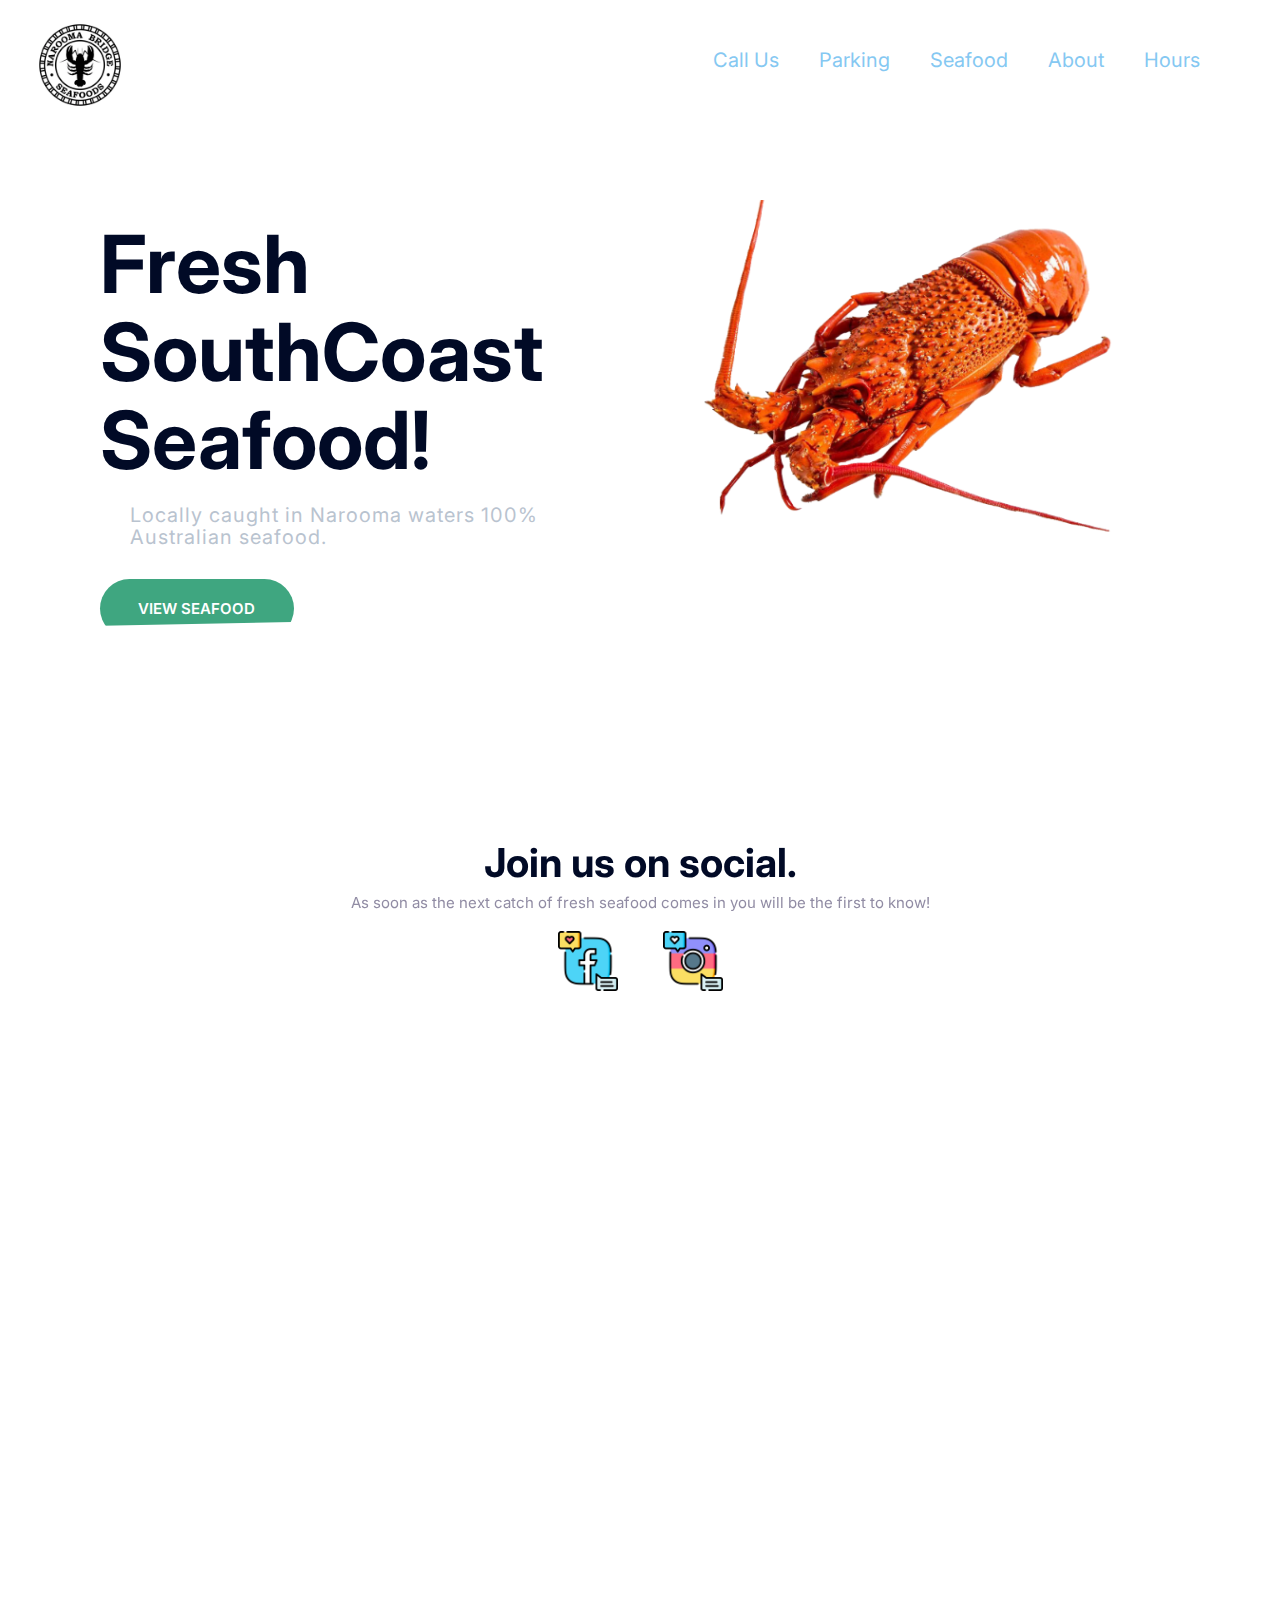
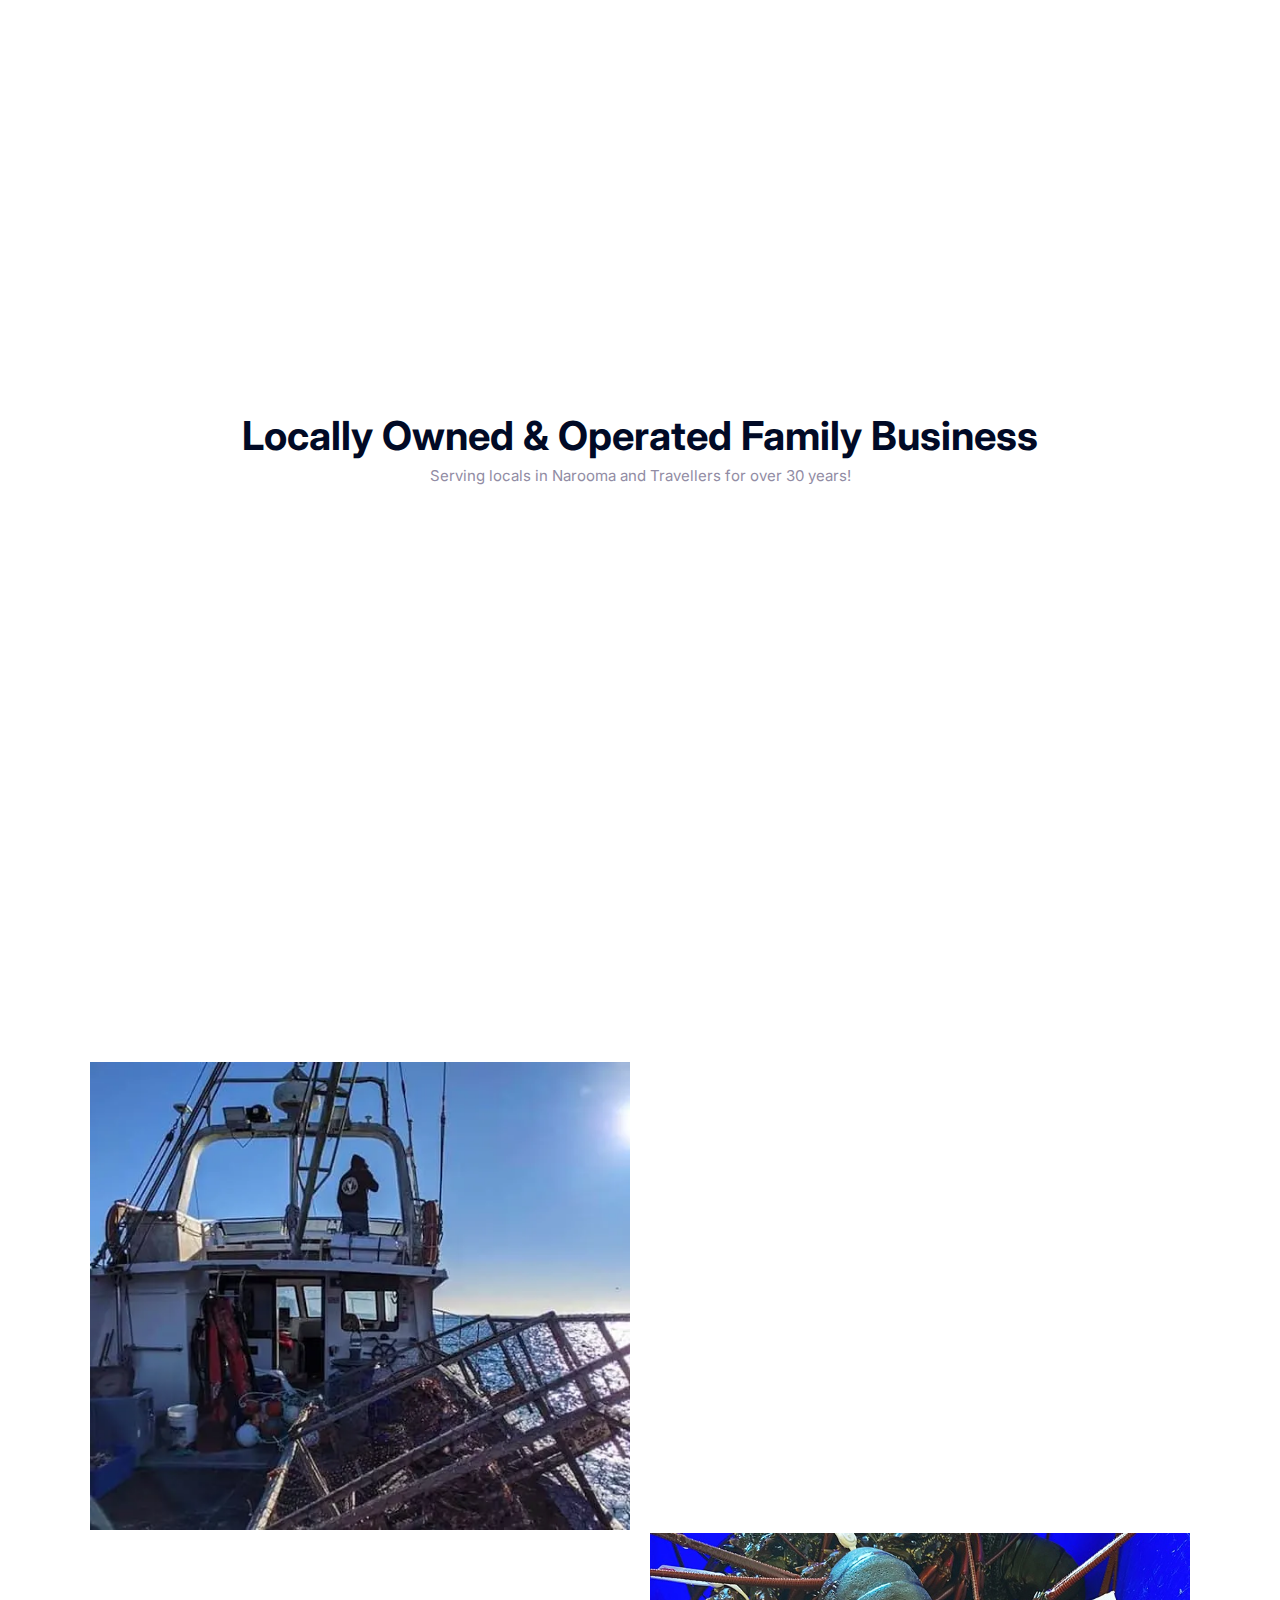
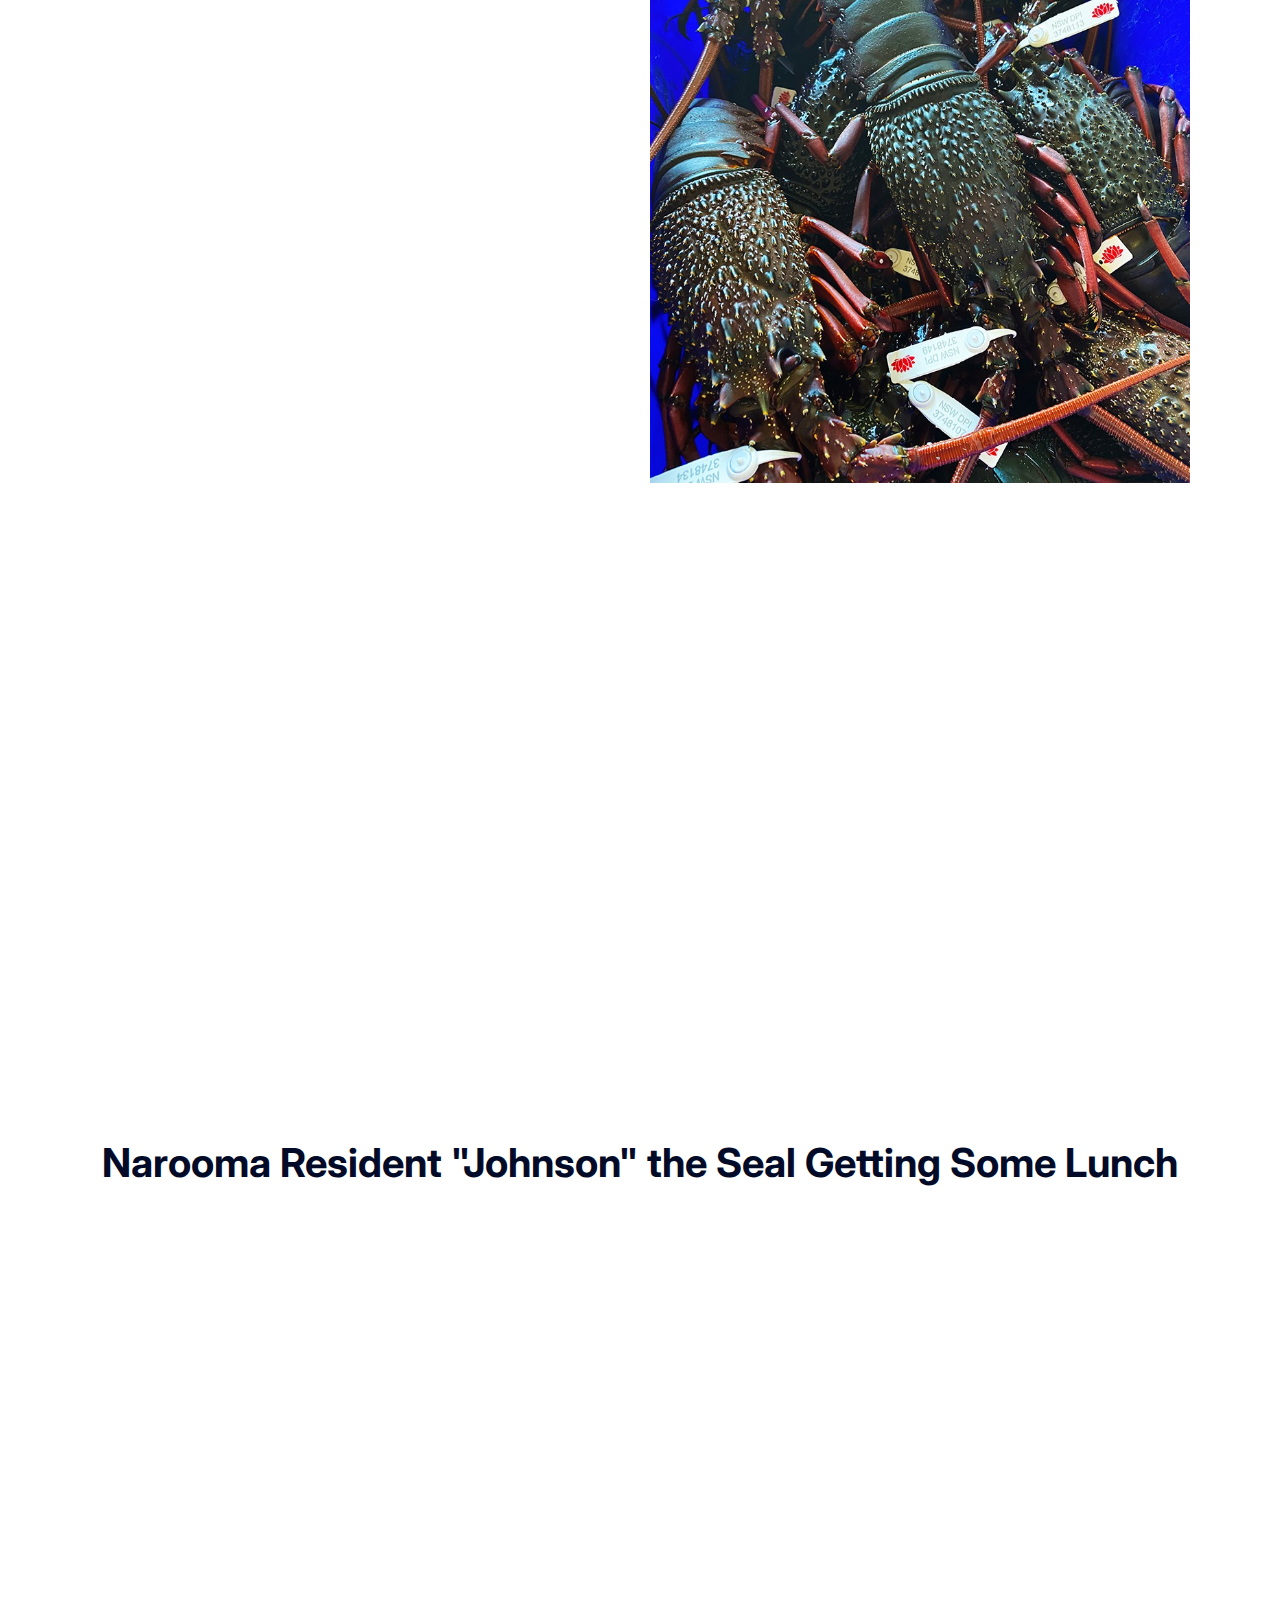
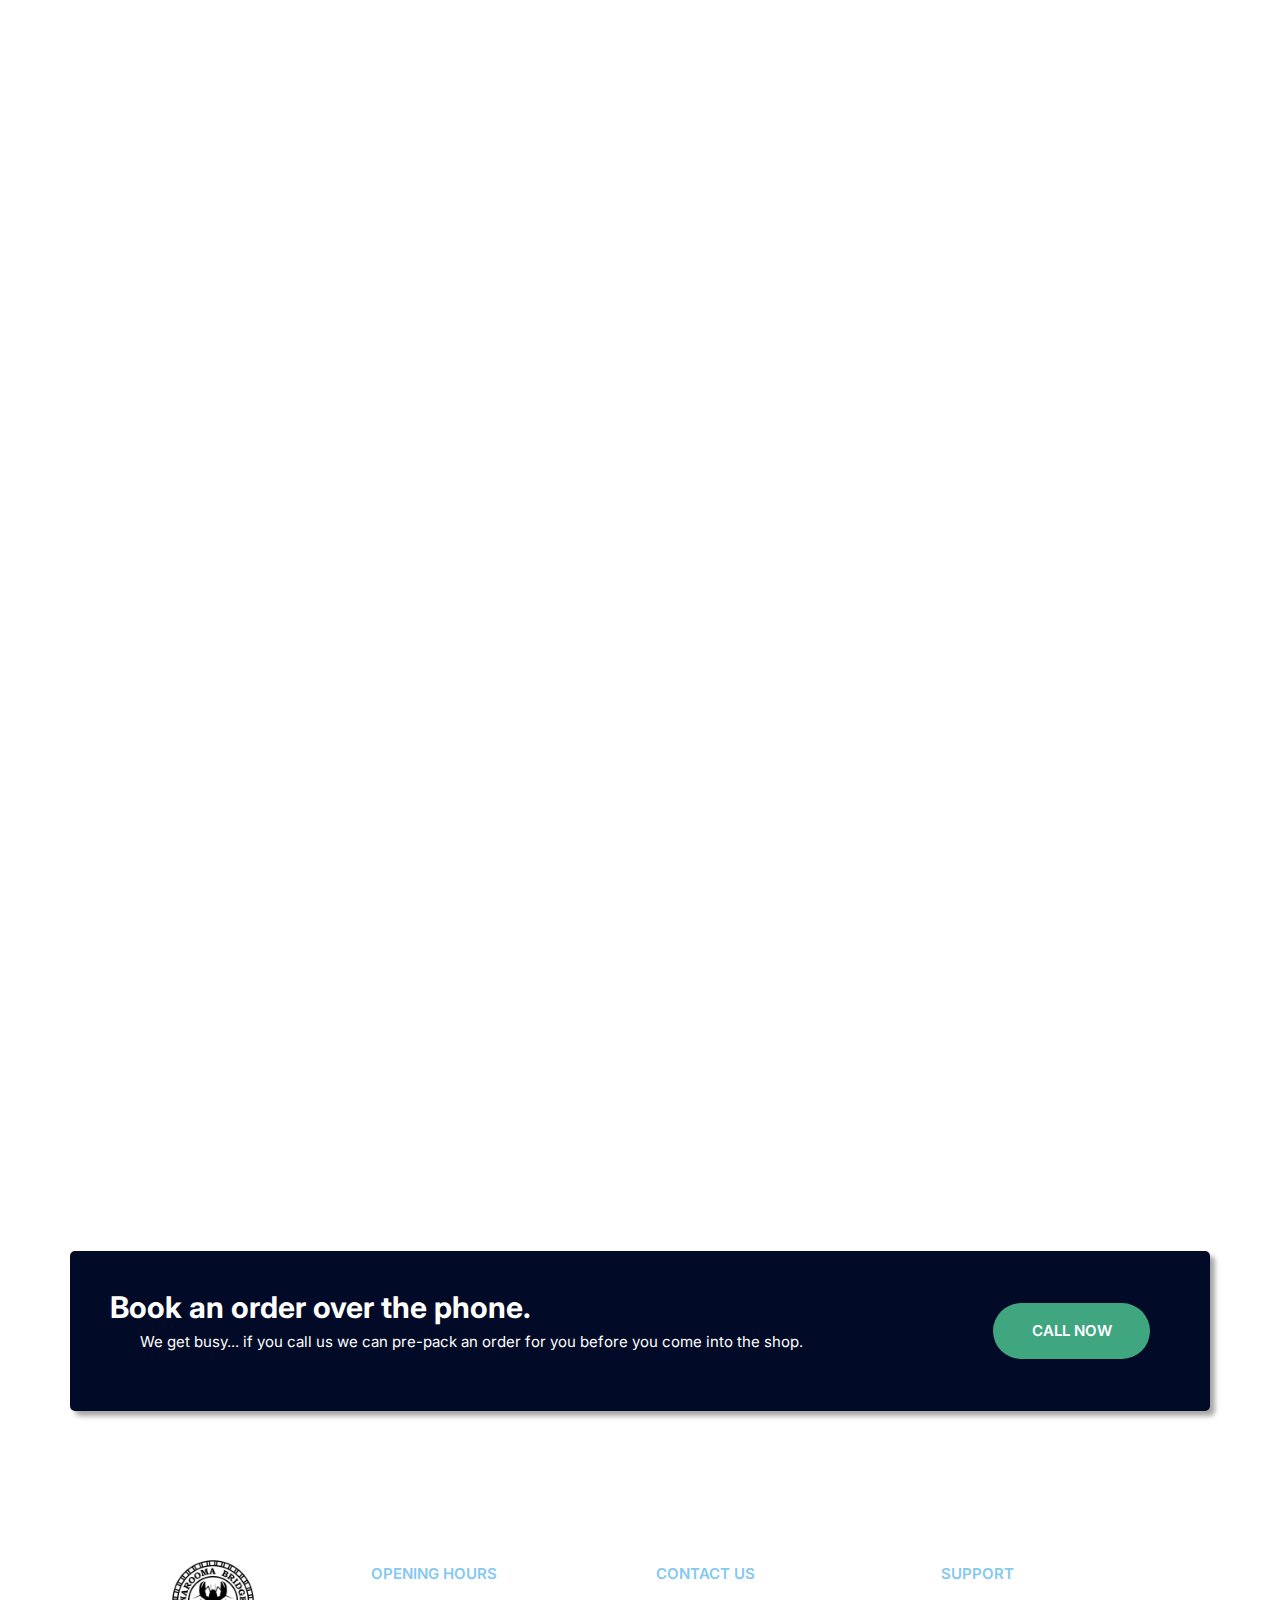
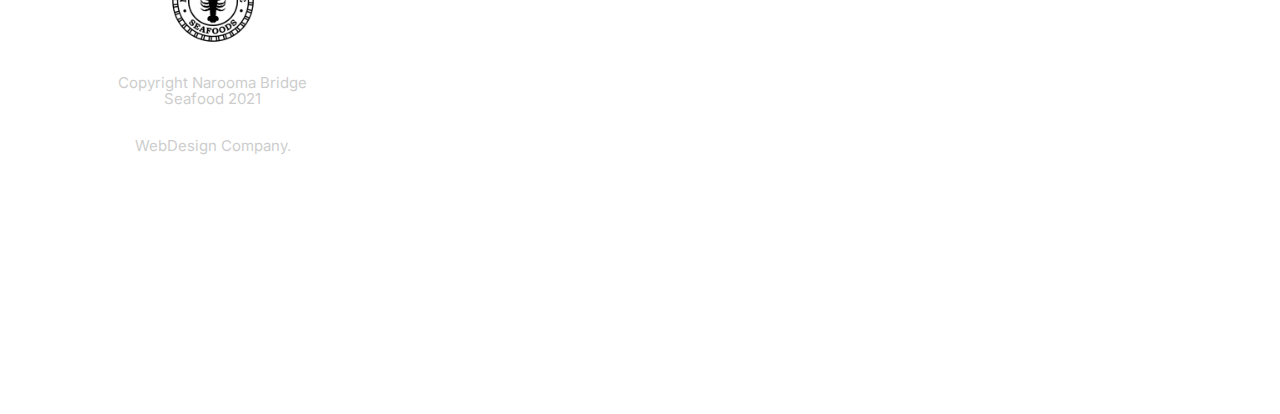
<file: index.html>
<!DOCTYPE html>
<html lang="en">
  <head>
    <script type="application/ld+json"></script>
    <meta charset="UTF-8" />
    <meta name="viewport" content="width=device-width, initial-scale=1.0" />
    <meta name="robots" content="index, archive" />
    <meta property="og:title" content="Narooma Bridge Seafoods" />
    <meta property="og:type" content="website" />
    <meta
      property="og:description"
      content="Providing FRESH Australian grown local Seafood to the South Coast for over 30 yeears."
    />
    <meta
      property="og:image"
      content="https://scontent.fsyd7-1.fna.fbcdn.net/v/t1.6435-9/75552952_1447438985394519_6520586754280390656_n.jpg?_nc_cat=102&ccb=1-5&_nc_sid=e3f864&_nc_ohc=C5FvgD9H2b0AX8mwbLj&tn=LiKe6o3RH4fACLzW&_nc_ht=scontent.fsyd7-1.fna&oh=e27ac93b3d2bb5f6fa3c22a0a39d112b&oe=617C885A"
    />
    <meta
      name="description"
      content="We supply the largest Eastern Lobster quota from Nowra to VIC border. Contact us today for wholesale inquiries. Locals stop into the shop today for seafood."
    />
    <meta property="og:url" content="" />
    <meta name="theme-color" content="#3fa680" />
    <title>Narooma Bridge Seafood - Supplying Fresh Australian Seafood.</title>
    <script type="application/ld+json">
      {
        "@context": "https://schema.org",
        "@type": "FoodEstablishment",
        "image": [
          "https://d33wubrfki0l68.cloudfront.net/0dc16cf4ff7011616054c2f670d2d0865e2f28c7/02582/images/lobster-no-background.png",
          "https://d33wubrfki0l68.cloudfront.net/dc377d4c98dd4aad3932edd0af47b56d11ac3cae/8ddc8/images/narooma-bridge-seafood-logo.webp",
          "https://d33wubrfki0l68.cloudfront.net/2d3fdbcdb1a61de1f2ed0eb408f3bc51ccaf6ac0/e1690/images/snapper-fillets.webp",
          "https://encrypted-tbn0.gstatic.com/images?q=tbn:ANd9GcT0y1vx43JMR98dpvU7FgE-g9BSVOpjR7eQ_Q&usqp=CAU"
        ],
        "name": "Narooma Bridge Seafood",
        "address": {
          "@type": "PostalAddress",
          "streetAddress": "Princess Highway",
          "addressLocality": "Narooma",
          "addressRegion": "NSW",
          "postalCode": "2546",
          "addressCountry": "AU"
        },
        "review": {
          "@type": "Review",
          "reviewRating": {
            "@type": "Rating",
            "ratingValue": "4",
            "bestRating": "5"
          },
          "author": {
            "@type": "Person",
            "name": "Lillian Ruiz"
          }
        },
        "geo": {
          "@type": "GeoCoordinates",
          "latitude": -36.2351965,
          "longitude": 150.1257408
        },
        "url": "https://www.naroomabridgeseafoods.com/",
        "telephone": "02 4476 1586",
        "servesCuisine": "Australian",
        "priceRange": "$$$",
        "openingHoursSpecification": [
          {
            "@type": "OpeningHoursSpecification",
            "dayOfWeek": [
              "Monday",
              "Tuesday",
              "Wednesday",
              "Thursday",
              "Friday",
              "Saturday"
            ],
            "opens": "11:30",
            "closes": "22:00"
          },
          {
            "@type": "OpeningHoursSpecification",
            "dayOfWeek": "Sunday",
            "opens": "09:00",
            "closes": "17:00"
          }
        ]
      }
    </script>
    <link rel="icon" href="#" />
    <link rel="apple-touch-icon" sizes="72x72" href="#" />
    <link rel="apple-touch-icon" sizes="144x144" href="#" />
    <link rel="preconnect" href="https://fonts.gstatic.com" />
    <link rel="shortcut icon" type="image/jpg" href="/images/lobster.ico" />
    <link
      rel="stylesheet"
      href="https://fonts.googleapis.com/css2?family=Inter:wght@400;600;700&display=swap"
    />
    <link rel="stylesheet" href="css/normalize.css" />
    <link rel="stylesheet" href="css/style.css" />
    <link href="https://unpkg.com/aos@2.3.1/dist/aos.css" rel="stylesheet" />
    <link rel="canonical" href="https://naroomabridgeseafoods.com" />
  </head>
  <body>
    <nav class="nav collapsible" id="top">
      <a class="nav__brand" href="index"
        ><img src="images/narooma-bridge-seafood-logo.webp" alt="Company Logo"
      /></a>
      <span class="icon-container">
        <picture>
          <img
            src="images/fishing-rod.png"
            alt=""
            class="icon icon--white collapsible__chevron"
          />
        </picture>
      </span>
      <ul class="list nav__list collapsible__content">
        <li class="nav__item"><a href="tel:02-4476-1586">Call Us</a></li>
        <li class="nav__item"><a href="location">Parking</a></li>
        <li class="nav__item"><a href="fresh-seafood">Seafood</a></li>
        <li class="nav__item"><a href="about">About</a></li>
        <li class="nav__item"><a href="index#footer">Hours</a></li>
      </ul>
    </nav>
    <section class="block block--skewed-left hero">
      <div class="container grid grid--1x2">
        <header class="block__header hero__content">
          <h1 data-aos="zoom-in-up" class="block__heading">
            Fresh SouthCoast Seafood!
          </h1>
          <p class="hero__tagline">
            Locally caught in Narooma waters 100% Australian seafood.
          </p>
          <a href="fresh-seafood" class="btn btn--secondary btn--stretched"
            >View Seafood</a
          >
        </header>
        <picture data-aos="zoom-in">
          <img
            class="hero__image"
            src="images/Lobster-no-background.png"
            alt="Fresh Eastern Lobster"
          />
        </picture>
      </div>
    </section>
    <section
      data-aos="zoom-in-up"
      class="block container block-domain domain-btn"
    >
      <header class="block__header">
        <h2>Join us on social.</h2>
        <p>
          As soon as the next catch of fresh seafood comes in you will be the
          first to know!
        </p>
        <a
          href="https://www.facebook.com/Narooma-Bridge-Seafoods-384726911665737/photos/?ref=page_internal"
          target="_blank"
          rel="noopener"
        >
          <picture class="social-main">
            <img src="/images/facebook.png" alt="facebook logo" /> </picture
        ></a>
        <a
          href="https://www.instagram.com/naroomabridgeseafoods/?hl=en"
          target="_blank"
          rel="noopener"
        >
          <picture class="social-main">
            <img src="/images/instagram.png" alt="instagram logo" /> </picture
        ></a>
      </header>
    </section>
    <section data-aos="fade-up" class="block container block-plans">
      <div class="grid grid--1x3">
        <div class="plan">
          <a href="fresh-seafood#narooma-oysters"
            ><div class="card card--secondary">
              <header class="card__header">
                <h3 class="plan__name">Special</h3>
                <span class="plan__price">$16.50</span>
                <span class="plan__billing-cycle">/ 1 Dozen</span>
                <span class="badge badge--secondary badge--small"
                  >Prices Vary</span
                >
                <span class="plan__description">Fresh Narooma Oyster Pack</span>
              </header>
              <div class="card__body card-1">
                <p class="btn-link">View More</p>
              </div>
            </div>
          </a>
        </div>
        <div class="plan plan--popular">
          <a href="fresh-seafood#kingfish"
            ><div class="card card--primary">
              <header class="card__header">
                <h3 class="plan__name">Special</h3>
                <span class="plan__price">$38.90</span>
                <span class="plan__billing-cycle">/ Kg</span>
                <span class="badge badge--primary badge--small"
                  >Prices vary</span
                >
                <span class="plan__description">Locally Caught Kingfish</span>
              </header>
              <div class="card__body card-2">
                <p class="btn-link">View More</p>
              </div>
            </div>
          </a>
        </div>
        <div class="plan">
          <a href="fresh-seafood#eastern-rock-lobster-cooked"
            ><div class="card card--secondary">
              <header class="card__header">
                <h3 class="plan__name">Starting at -</h3>
                <span class="plan__price">$80.00</span>
                <span class="plan__billing-cycle">/ Kg</span>
                <span class="badge badge--secondary badge--small"
                  >Prices vary</span
                >
                <span class="plan__description">Locally Caught Lobster</span>
              </header>
              <div class="card__body card-3">
                <p class="btn-link">View More</p>
              </div>
            </div>
          </a>
        </div>
      </div>
    </section>
    <section class="block container">
      <header class="block__header">
        <h2>Locally Owned & Operated Family Business</h2>
        <p>Serving locals in Narooma and Travellers for over 30 years!</p>
      </header>
      <article class="grid grid--1x2 feature">
        <div class="feature__content" data-aos="fade-right">
          <span class="icon-container">
            <picture class="icon icon--primary">
              <img
                src="images/fish.png"
                alt=""
                class="hero__image"
                loading="lazy"
              />
            </picture>
          </span>
          <h3 class="feature__heading">Fresh Local Fish</h3>
          <p>
            We are geared up to fish for many species to give our clients a
            large range of freshly caught fish year round. Some species are
            seasonal contact us to see our stock.
          </p>
          <br />
          <a href="fresh-seafood" class="link-arrow">Local Fish</a>
        </div>
        <picture data-aos="zoom-in-left">
          <img
            class="feature__image"
            src="images/ben-fish.webp"
            alt="Ben Mcculloch holding a large fish"
            loading="lazy"
          />
        </picture>
      </article>
      <article class="grid grid--1x2 feature">
        <div class="feature__content" data-aos="fade-up">
          <span class="icon-container">
            <picture class="icon icon--primary">
              <img
                src="images/fishing-boat.png"
                alt=""
                class="hero__image"
                loading="lazy"
              />
            </picture>
          </span>
          <h3 class="feature__heading">Sustainable Licensed Fishing</h3>
          <p>
            We operate under the Australian Fisheries Management Authority
            (AFMA) who set Total Allowable Catch (TAC) which form a Kilo based
            number for all our major species.
          </p>
          <br />
          <a
            target="_blank"
            rel="noopener"
            href="https://www.dpi.nsw.gov.au/fishing/commercial"
            class="link-arrow"
            >About Licensing</a
          >
        </div>
        <picture>
          <img
            class="feature__image"
            src="images/fishing-boat-ben.webp"
            alt="Ben Mcculloch driving his fishing boat"
            loading="lazy"
          />
        </picture>
      </article>
      <article class="grid grid--1x2 feature">
        <div class="feature__content" data-aos="fade-up">
          <span class="icon-container">
            <picture class="icon icon--primary">
              <img
                class="hero__image"
                src="images/lobster.png"
                alt="Eastern Rock Lobster"
                loading="lazy"
              />
            </picture>
          </span>
          <h3 class="feature__heading">Eastern Rock Lobster</h3>
          <p>
            The South Coast is known for some of the best eating Lobster across
            the world. If you want one fresh live from the pot come see us
            today. We also supply wholesale Eastern Lobsters and occasionally
            have a Southern or two available at the shop.
          </p>
          <br />
          <a href="fresh-seafood" class="link-arrow">Lobster Types</a>
        </div>
        <picture>
          <img
            class="feature__image"
            src="images/lobster-narooma-bridge-seafood.jpeg"
            alt="Eastern Rock Lobster"
            loading="lazy"
          />
        </picture>
      </article>
      <article class="grid grid--1x2 feature">
        <div class="feature__content" data-aos="fade-left">
          <span class="icon-container">
            <picture class="icon icon--primary">
              <img
                class="hero__image"
                src="images/clown-fish.png"
                alt=""
                loading="lazy"
              />
            </picture>
          </span>
          <h3 class="feature__heading">Seafood Recipes</h3>
          <p>
            Seafood is best shared amongst Family & Friends. Here are some easy
            to prepare dishes using our local produce.
          </p>
          <br />
          <a href="fresh-seafood" class="link-arrow">See Recipes</a>
        </div>
        <picture data-aos="fade-right">
          <img
            src="images/seafood-plate.webp"
            alt="Fresh Seafood Plate"
            class="feature__image"
            loading="lazy"
          />
        </picture>
      </article>
    </section>
    <section class="block block--skewed-right block-showcase">
      <header class="block__header">
        <h2>Narooma Resident "Johnson" the Seal Getting Some Lunch</h2>
      </header>
      <div class="container grid grid--1x2">
        <div class="video">
          <iframe
            width="560"
            height="315"
            src="https://www.youtube.com/embed/wWbuwAr9kPw"
            loading="lazy"
            title="YouTube video player"
            allow="accelerometer; autoplay; clipboard-write; encrypted-media; gyroscope; picture-in-picture"
            allowfullscreen
          ></iframe>
        </div>
        <ul class="list list--showcase" data-aos="fade-up">
          <li>
            <div class="media">
              <span class="icon-container">
                <picture class="icon icon--primary">
                  <img
                    src="images/seal.png"
                    alt=""
                    class="hero__image"
                    loading="lazy"
                  />
                </picture>
              </span>
              <div class="media__body">
                <h3 class="media__title">Come see the local Seal "Johnson"</h3>
                <p>
                  A special relationship has developed between a seal named
                  <a
                    target="blank_"
                    href="https://www.smh.com.au/environment/conservation/narooma-seafood-shop-owners-special-relationship-with-seal-called-johnson-20160418-go92yk.html"
                    >"Johnson"</a
                  >
                  and Sophie Wiersema who operates Narooma Bridge Seafoods.
                </p>
              </div>
            </div>
          </li>
          <li>
            <div class="media">
              <span class="icon-container">
                <picture class="icon icon--primary">
                  <img
                    src="images/oyster.png"
                    alt="Fresh Local Narooma Oysters"
                    class="hero__image"
                    loading="lazy"
                  />
                </picture>
              </span>
              <div class="media__body">
                <h3 class="media__title">
                  Freshly Shucked Eurobodalla Oysters
                </h3>
                <p>
                  We supply local Oysters each year at the
                  <a
                    target="blank_"
                    href="https://www.naroomaoysterfestival.com/"
                    >Narooma Oyster Festival.</a
                  >
                  Both locals and travellers alike stop into the shop for 1
                  dozen today.
                </p>
              </div>
            </div>
          </li>
          <li>
            <div class="media">
              <span class="icon-container">
                <picture class="icon icon--primary">
                  <img
                    src="images/crab.png"
                    alt=""
                    class="hero__image"
                    loading="lazy"
                  />
                </picture>
              </span>
              <div class="media__body">
                <h3 class="media__title">Fresh Lobster Dec-May</h3>
                <p>
                  We have one of the largest quota for local South Coast
                  Crayfish in the Eurobodalla. We primarily supply local
                  customers and
                  <a
                    target="blank"
                    href="https://www.sbs.com.au/news/chinese-new-year-sparks-surge-in-demand-for-australian-lobster-and-abalone/174705e9-e9f8-4fb5-8b79-4f7e162b9865"
                  >
                    Overseas Restaurants.
                  </a>
                </p>
              </div>
            </div>
          </li>
        </ul>
      </div>
    </section>
    <section class="block" data-aos="zoom-in">
      <header class="block__header">
        <h2>What our Customers are Saying</h2>
        <p>
          We really appreciate customers who are kind enough to leave a google
          review.
        </p>
      </header>
      <div class="container">
        <div class="card testimonial">
          <div class="grid grid--1x2">
            <div class="testimonial__image">
              <img
                src="images/russel-facebook-review.webp"
                alt="Google Review Image"
                loading="lazy"
              />
              <span class="icon-container"> </span>
            </div>
            <blockquote class="quote">
              <p class="quote__text">
                02/03/2021 - I thought I bought the best freshly cooked lobster
                from Narooma Bridge Seafoods last year, just after the bushfires
                and before Covid hit. Didn't go there for a while as travel was
                limited but when we returned the next one was even better. And
                the next was better still. The one I bought for my birthday was
                fabulous. And then on Friday our 1.2 kilo beauty was..the best
                so far. This is a great outlet not just for lobster but all
                other varieties of seafood, freshly caught and finely displayed.
                Access is a bit difficult: when travelling south it's a tight
                left turn just before the bridge, but well worthwhile. Thanks
                especially to Megan, Leslie and Jake. The season is almost over,
                so maybe we'll have to wait a couple of months before they're
                back, but the wait will be well worthwhile.
              </p>
              <div>
                <div class="media">
                  <div class="media__body">
                    <h3 class="media__title quote__author">
                      Russell Schneider
                    </h3>
                    <a
                      class="quote__organization"
                      target="blank_"
                      href="https://www.google.com/search?q=narooma+bridge+seafoods&oq=narooma+bridge+seafoods&aqs=chrome..69i57j69i60l3.4872j0j4&sourceid=chrome&ie=UTF-8#lrd=0x6b3e17579bfab5eb:0x5e564512303a5e69,1,,,"
                      >Google reviews</a
                    >
                    <div class="media__image stars">
                      <span class="icon-container">
                        <picture class="icon icon--primary">
                          <img
                            src="images/star.png"
                            alt=""
                            class="stars-size"
                            loading="lazy"
                          />
                        </picture>
                        <picture class="icon icon--primary">
                          <img
                            src="images/star.png"
                            alt=""
                            class="stars-size"
                            loading="lazy"
                          />
                        </picture>
                        <picture class="icon icon--primary">
                          <img
                            src="images/star.png"
                            alt=""
                            class="stars-size"
                            loading="lazy"
                          />
                        </picture>
                        <picture class="icon icon--primary">
                          <img
                            src="images/star.png"
                            alt=""
                            class="stars-size"
                            loading="lazy"
                          />
                        </picture>
                        <picture class="icon icon--primary">
                          <img
                            src="images/star.png"
                            alt=""
                            class="stars-size"
                            loading="lazy"
                          />
                        </picture>
                      </span>
                    </div>
                  </div>
                </div>
              </div>
            </blockquote>
          </div>
        </div>
      </div>
    </section>
    <div class="container">
      <div class="callout callout--primary callout-signup">
        <div class="grid grid--1x2">
          <div class="callout__content">
            <h2 class="callout__heading">Book an order over the phone.</h2>
            <p>
              We get busy... if you call us we can pre-pack an order for you
              before you come into the shop.
            </p>
          </div>
          <a
            target="_blank"
            href="tel:02-4476-1586"
            class="btn btn--secondary btn--stretched"
            >Call Now</a
          >
        </div>
      </div>
    </div>
    <footer class="block footer" id="footer">
      <div class="container grid footer__sections">
        <section class="collapsible footer__section">
          <div class="collapsible__header">
            <h2 class="collapsible__heading footer__heading">Opening Hours</h2>
            <span class="icon-container">
              <picture>
                <img
                  src="images/fishing-rod.png"
                  alt=""
                  class="icon icon--white collapsible__chevron"
                  loading="lazy"
                />
              </picture>
            </span>
          </div>
          <div class="collapsible__content">
            <ul class="list list__space">
              <li class="list__space"><p>MON : 8am - 4pm</p></li>
              <li class="list__space"><p>TUE : 8am - 4pm</p></li>
              <li class="list__space"><p>WED : 8am - 4pm</p></li>
              <li class="list__space"><p>THU : 8am - 4pm</p></li>
              <li class="list__space"><p>FRI : 8am - 4pm</p></li>
              <li class="list__space"><p>SAT : 8am - 4pm</p></li>
              <li class="list__space"><p>SUN : 9am - 3pm</p></li>
            </ul>
          </div>
        </section>
        <section class="collapsible footer__section">
          <div class="collapsible__header">
            <h2 class="collapsible__heading footer__heading">Contact Us</h2>
            <span class="icon-container">
              <picture>
                <img
                  src="images/fishing-rod.png"
                  alt=""
                  class="icon icon--white collapsible__chevron"
                  loading="lazy"
                />
              </picture>
            </span>
          </div>
          <div class="collapsible__content">
            <ul class="list list__space">
              <li class="list__space">
                <a href="location"
                  >Boatshed Princes Highway 2546 Narooma, NSW, Australia</a
                >
              </li>
              <li class="list__space">
                <a href="tel:02-4476-1586">Phone: (02) 4476 1586</a>
              </li>
              <li class="list__space">
                <a
                  target="_blank"
                  rel="noreferrer"
                  href="https://www.facebook.com/Narooma-Bridge-Seafoods-384726911665737/"
                  >Facebook Msg</a
                >
              </li>
            </ul>
          </div>
        </section>
        <section class="collapsible footer__section">
          <div class="collapsible__header">
            <h2 class="collapsible__heading footer__heading">Support</h2>
            <span class="icon-container">
              <picture>
                <img
                  src="images/fishing-rod.png"
                  alt=""
                  class="icon icon--white collapsible__chevron"
                  loading="lazy"
                />
              </picture>
            </span>
          </div>
          <div class="collapsible__content">
            <ul class="list list__space">
              <li class="list__space"><a href="location">Location</a></li>
              <li class="list__space"><a href="wholesale">Wholesale</a></li>
              <li class="list__space"><a href="faq-page">FAQ</a></li>
              <li class="list__space"><a href="sitemap">Sitemap</a></li>
            </ul>
          </div>
        </section>
        <div class="footer__brand">
          <a href="#top"
            ><img
              src="images/narooma-bridge-seafood-logo.webp"
              alt="Company Logo"
              loading="lazy"
            />
          </a>
          <p class="footer__copyright">Copyright Narooma Bridge Seafood 2021</p>
          <a href="#top"><p class="footer__copyright">WebDesign Company.</p></a>
        </div>
      </div>
    </footer>
    <a class="top-link hide" href="" id="js-top">
      <svg xmlns="http://www.w3.org/2000/svg" viewBox="0 0 12 6">
        <path d="M12 6H0l6-6z" />
      </svg>
      <span class="screen-reader-text">Back to top</span>
    </a>
    <script src="main.js"></script>
    <script src="https://unpkg.com/aos@next/dist/aos.js"></script>
    <script>
      AOS.init();
    </script>
  </body>
</html>
</file>
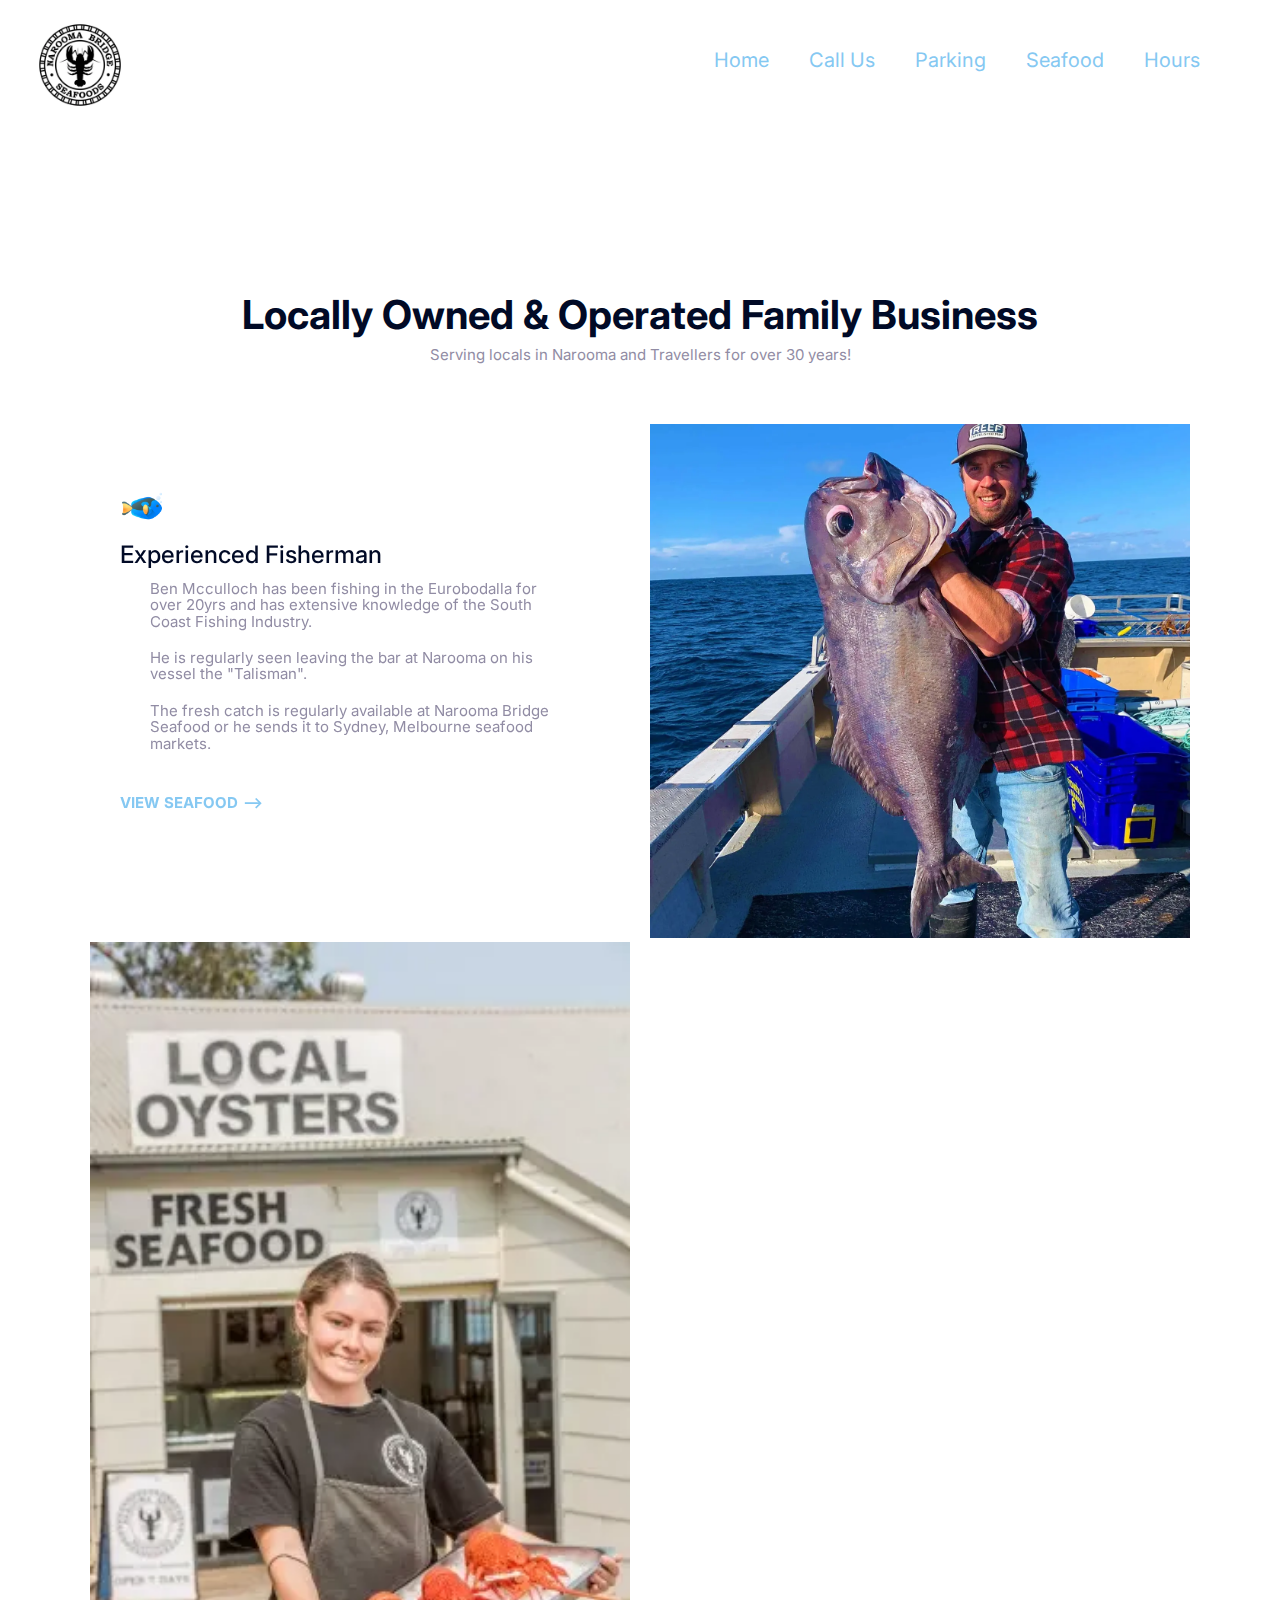
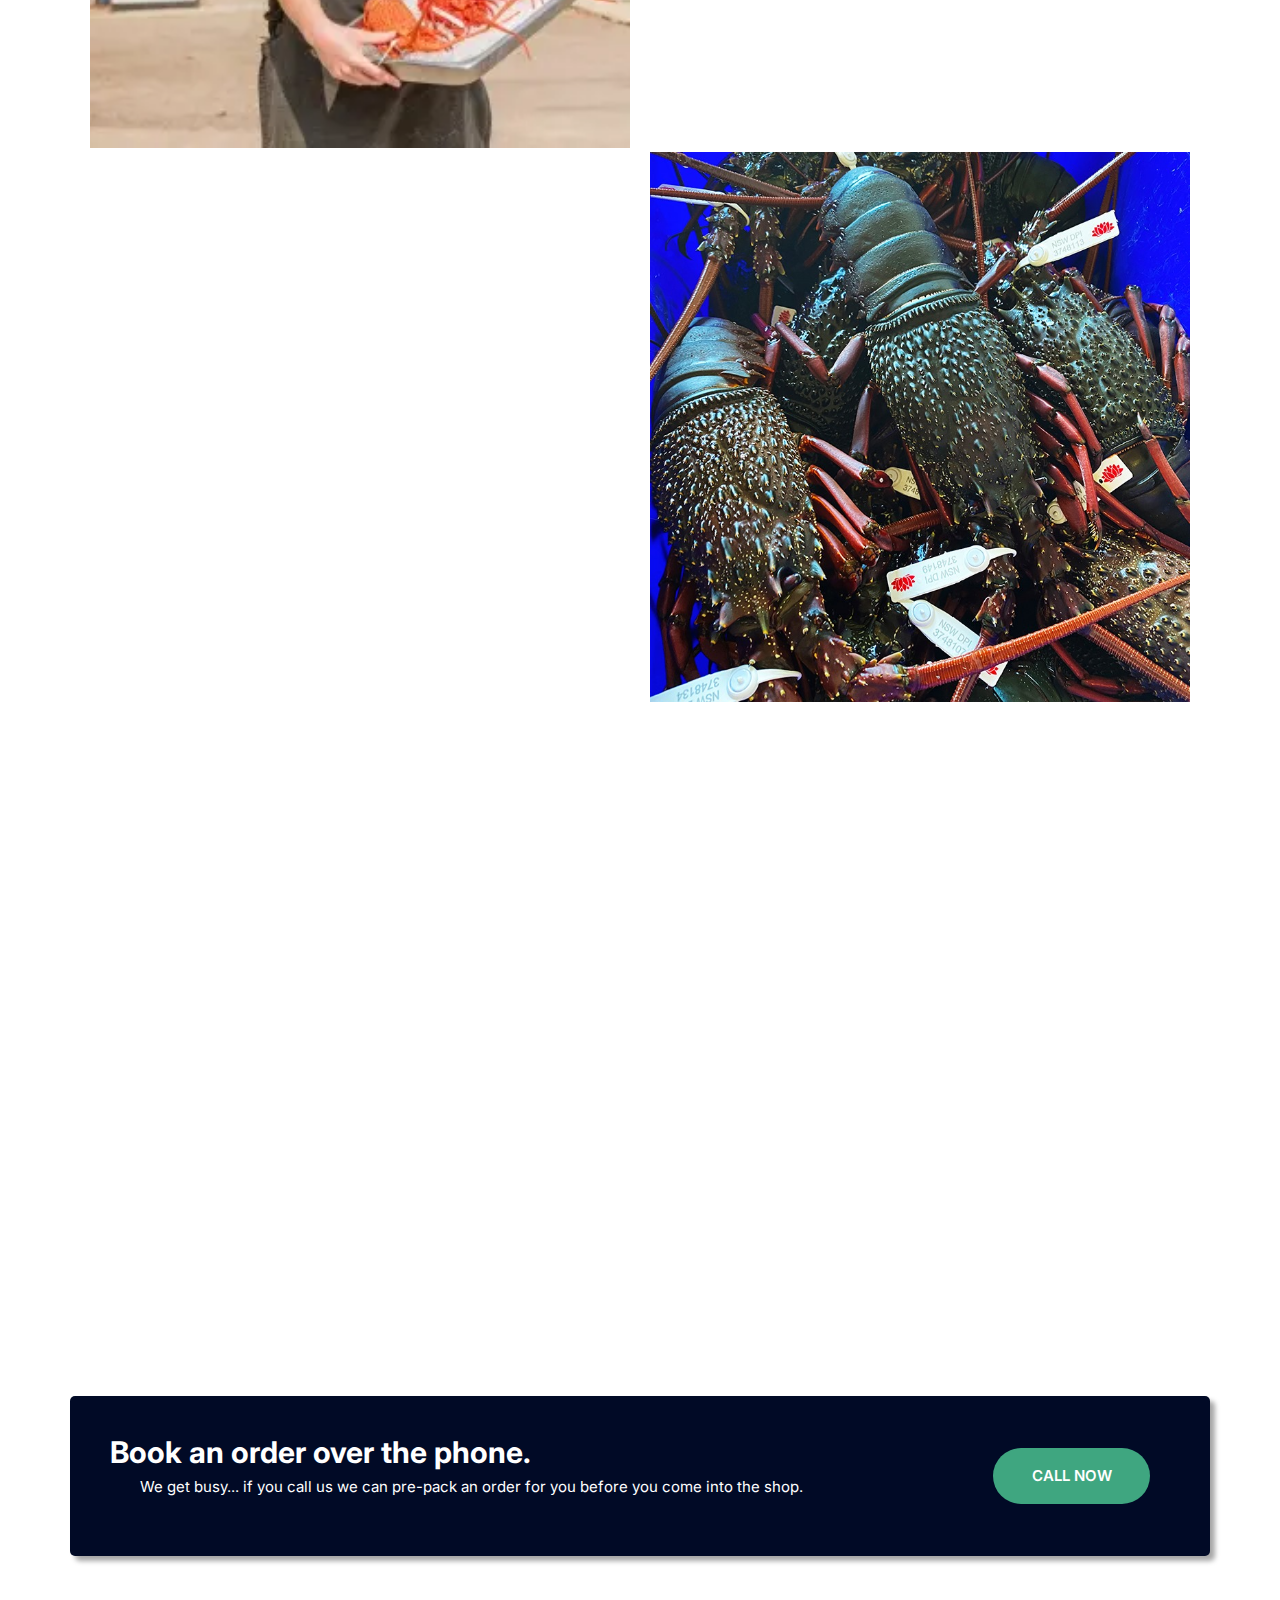
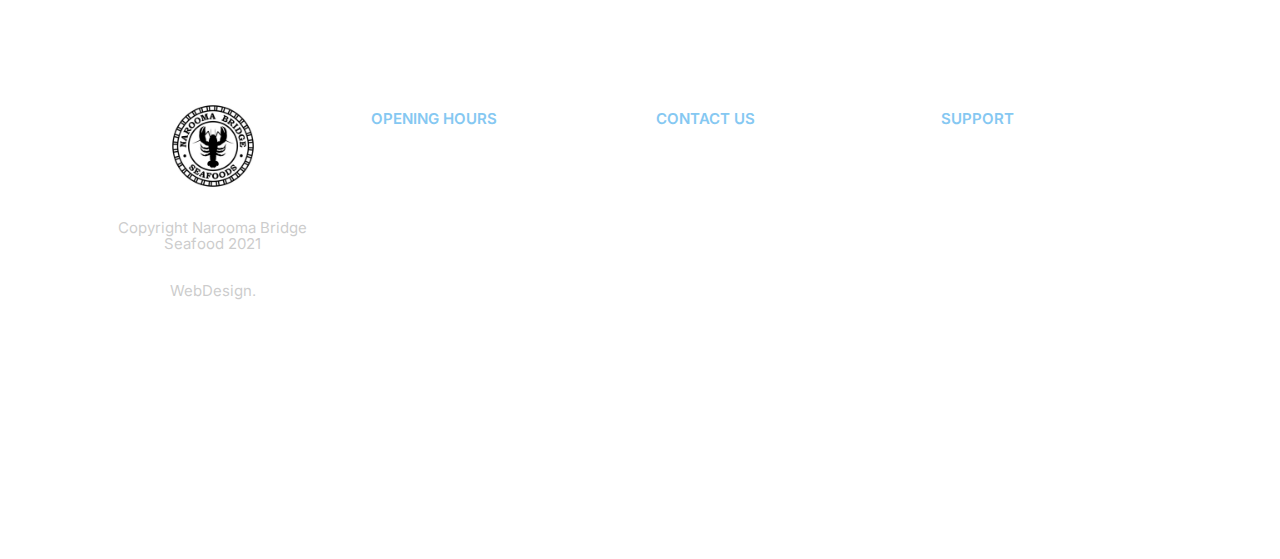
<file: about.html>
<!DOCTYPE html>
<html lang="en">
  <head>
    <meta charset="UTF-8" />
    <meta name="viewport" content="width=device-width, initial-scale=1.0" />
    <meta
      name="description"
      content="Narooma Bridge Seafood has been around for over 30 years. We supply local Narooma and surrounding areas."
    />
    <title>History of Narooma Bridge Seafood</title>
    <link rel="icon" href="#" />
    <link rel="apple-touch-icon" sizes="72x72" href="#" />
    <link rel="apple-touch-icon" sizes="144x144" href="#" />
    <link rel="preconnect" href="https://fonts.gstatic.com" />
    <link
      rel="stylesheet"
      href="https://fonts.googleapis.com/css2?family=Inter:wght@400;600;700&display=swap"
    />
    <link rel="stylesheet" href="css/normalize.css" />
    <link rel="stylesheet" href="css/style.css" />
    <link href="https://unpkg.com/aos@2.3.1/dist/aos.css" rel="stylesheet" />
  </head>
  <body>
    <nav class="nav collapsible" id="top">
      <a class="nav__brand" href="index.html"
        ><img src="images/narooma-bridge-seafood-logo.webp" alt="Company Logo"
      /></a>
      <span class="icon-container">
        <picture>
          <img
            src="images/fishing-rod.png"
            alt=""
            class="icon icon--white collapsible__chevron"
          />
        </picture>
      </span>
      <ul class="list nav__list collapsible__content">
        <li class="nav__item"><a href="index.html">Home</a></li>
        <li class="nav__item"><a href="tel:02-4476-1586">Call Us</a></li>
        <li class="nav__item"><a href="location.html">Parking</a></li>
        <li class="nav__item"><a href="fresh-seafood.html">Seafood</a></li>
        <li class="nav__item"><a href="index.html#footer">Hours</a></li>
      </ul>
    </nav>
    <section class="block container">
      <header class="block__header">
        <h2>Locally Owned & Operated Family Business</h2>
        <p>Serving locals in Narooma and Travellers for over 30 years!</p>
      </header>
      <article class="grid grid--1x2 feature">
        <div class="feature__content" data-aos="fade-right">
          <span class="icon-container">
            <picture class="icon icon--primary">
              <img src="images/fish.png" alt="" class="hero__image" />
            </picture>
          </span>
          <h3 class="feature__heading">Experienced Fisherman</h3>
          <p>
            Ben Mcculloch has been fishing in the Eurobodalla for over 20yrs and
            has extensive knowledge of the South Coast Fishing Industry.
          </p>
          <br />
          <p>
            He is regularly seen leaving the bar at Narooma on his vessel the
            "Talisman".
          </p>
          <br />
          <p>
            The fresh catch is regularly available at Narooma Bridge Seafood or
            he sends it to Sydney, Melbourne seafood markets.
          </p>
          <br />
          <br />
          <a
            href="/narooma-bridge-seafood/fresh-seafood.html"
            class="link-arrow"
            >View Seafood</a
          >
        </div>
        <picture data-aos="zoom-in-left">
          <img class="feature__image" src="images/ben-fish.webp" alt="" />
        </picture>
      </article>
      <article class="grid grid--1x2 feature">
        <div class="feature__content" data-aos="fade-up">
          <span class="icon-container">
            <picture class="icon icon--primary">
              <img src="images/fishing-boat.png" alt="" class="hero__image" />
            </picture>
          </span>
          <h3 class="feature__heading">Family Owned</h3>
          <p>
            While Ben is out fishing he has help in the shop from his family.
          </p>
          <br />
          <p>
            His old man Pete is usually in early to open up and get things
            running. Younger brother Jake and partner Kristy also help out with
            customers.
          </p>
          <br />
          <p>
            He also employs various locals during the busy times at easter and
            christmas.
          </p>
          <br />
          <br />
          <a href="/narooma-bridge-seafood/location.html" class="link-arrow"
            >View Location</a
          >
        </div>
        <picture>
          <img
            class="feature__image"
            src="images/kristy-lobsters.webp"
            alt="Kristy Holding Lobsters at Narooma Bridge Seafood"
          />
        </picture>
      </article>
      <article class="grid grid--1x2 feature">
        <div class="feature__content" data-aos="fade-up">
          <span class="icon-container">
            <picture class="icon icon--primary">
              <img
                class="hero__image"
                src="images/lobster.png"
                alt="Eastern Rock Lobster Fresh"
                loading="lazy"
              />
            </picture>
          </span>
          <h3 class="feature__heading">Fresh Crayfish</h3>
          <p>
            Narooma Bridge Seafood was established in 1960 by "" and run
            successfully for over 40yrs. "" had over the years grown his
            Crayfish quota to one of the largest on the South Coast.
          </p>
          <br />
          <p>
            Looking to semi-retire "" left Narooma Bridge Seafood day-day
            operation to Ben and since then Ben has run things successfully
            keeping the Narooma Locals stocked with fresh seafood.
          </p>
          <br />
          <p>
            He also employs various locals during the busy times at easter and
            christmas.
          </p>
          <br />
          <br />
          <a href="#" class="link-arrow">Learn More</a>
        </div>
        <picture>
          <img
            class="feature__image"
            src="images/lobster-narooma-bridge-seafood.jpeg"
            alt="Eastern Rock Lobster"
            loading="lazy"
          />
        </picture>
      </article>
      <article class="grid grid--1x2 feature">
        <div class="feature__content" data-aos="fade-left">
          <span class="icon-container">
            <picture class="icon icon--primary">
              <img
                class="hero__image"
                src="images/clown-fish.png"
                alt=""
                loading="lazy"
              />
            </picture>
          </span>
          <h3 class="feature__heading">Seafood Recipes</h3>
          <p>
            Seafood is best shared amongst Family & Friends. Here are some easy
            to prepare dishes using our local produce.
          </p>
          <br />
          <br />
          <a href="#" class="link-arrow">Learn More</a>
        </div>
        <picture data-aos="fade-right">
          <img
            src="images/seafood-plate.webp"
            alt="Seafood Plate"
            class="feature__image"
            loading="lazy"
          />
        </picture>
      </article>
    </section>
    <div class="container">
      <div class="callout callout--primary callout-signup">
        <div class="grid grid--1x2">
          <div class="callout__content">
            <h2 class="callout__heading">Book an order over the phone.</h2>
            <p>
              We get busy... if you call us we can pre-pack an order for you
              before you come into the shop.
            </p>
          </div>
          <a
            target="_blank"
            href="tel:02-4476-1586"
            class="btn btn--secondary btn--stretched"
            >Call Now</a
          >
        </div>
      </div>
    </div>
    <footer class="block footer" id="footer">
      <div class="container grid footer__sections">
        <section class="collapsible footer__section">
          <div class="collapsible__header">
            <h2 class="collapsible__heading footer__heading">Opening Hours</h2>
            <span class="icon-container">
              <picture>
                <img
                  src="images/fishing-rod.png"
                  alt=""
                  class="icon icon--white collapsible__chevron"
                  loading="lazy"
                />
              </picture>
            </span>
          </div>
          <div class="collapsible__content">
            <ul class="list list__space">
              <li class="list__space"><p>MON : 8am - 6pm</p></li>
              <li class="list__space"><p>TUE : 8am - 6pm</p></li>
              <li class="list__space"><p>WED : 8am - 6pm</p></li>
              <li class="list__space"><p>THU : 8am - 6pm</p></li>
              <li class="list__space"><p>FRI : 8am - 6pm</p></li>
              <li class="list__space"><p>SAT : 8am - 6pm</p></li>
              <li class="list__space"><p>SUN : 9am - 5pm</p></li>
            </ul>
          </div>
        </section>
        <section class="collapsible footer__section">
          <div class="collapsible__header">
            <h2 class="collapsible__heading footer__heading">Contact Us</h2>
            <span class="icon-container">
              <picture>
                <img
                  src="images/fishing-rod.png"
                  alt=""
                  class="icon icon--white collapsible__chevron"
                  loading="lazy"
                />
              </picture>
            </span>
          </div>
          <div class="collapsible__content">
            <ul class="list list__space">
              <li class="list__space">
                <a href="location.html"
                  >Boatshed Princes Highway 2546 Narooma, NSW, Australia</a
                >
              </li>
              <li class="list__space">
                <a href="tel:02-4476-1586">Phone: (02) 4476 1586</a>
              </li>
              <li class="list__space">
                <a
                  target="_blank"
                  rel="noreferrer"
                  href="https://www.facebook.com/Narooma-Bridge-Seafoods-384726911665737/"
                  >Facebook Msg</a
                >
              </li>
            </ul>
          </div>
        </section>
        <section class="collapsible footer__section">
          <div class="collapsible__header">
            <h2 class="collapsible__heading footer__heading">Support</h2>
            <span class="icon-container">
              <picture>
                <img
                  src="images/fishing-rod.png"
                  alt=""
                  class="icon icon--white collapsible__chevron"
                  loading="lazy"
                />
              </picture>
            </span>
          </div>
          <div class="collapsible__content">
            <ul class="list list__space">
              <li class="list__space"><a href="location.html">Location</a></li>
              <li class="list__space"><a href="faq-page.html">Wholesale</a></li>
              <li class="list__space"><a href="faq-page.html">FAQ</a></li>
            </ul>
          </div>
        </section>
        <div class="footer__brand">
          <a href="/index.html"
            ><img
              src="images/narooma-bridge-seafood-logo.webp"
              alt="Company Logo"
              loading="lazy"
            />
          </a>
          <p class="footer__copyright">Copyright Narooma Bridge Seafood 2021</p>
          <p class="footer__copyright">WebDesign.</p>
        </div>
      </div>
    </footer>
    <script src="main.js"></script>
    <script src="https://unpkg.com/aos@next/dist/aos.js"></script>
    <script>
      AOS.init();
    </script>
  </body>
</html>
</file>
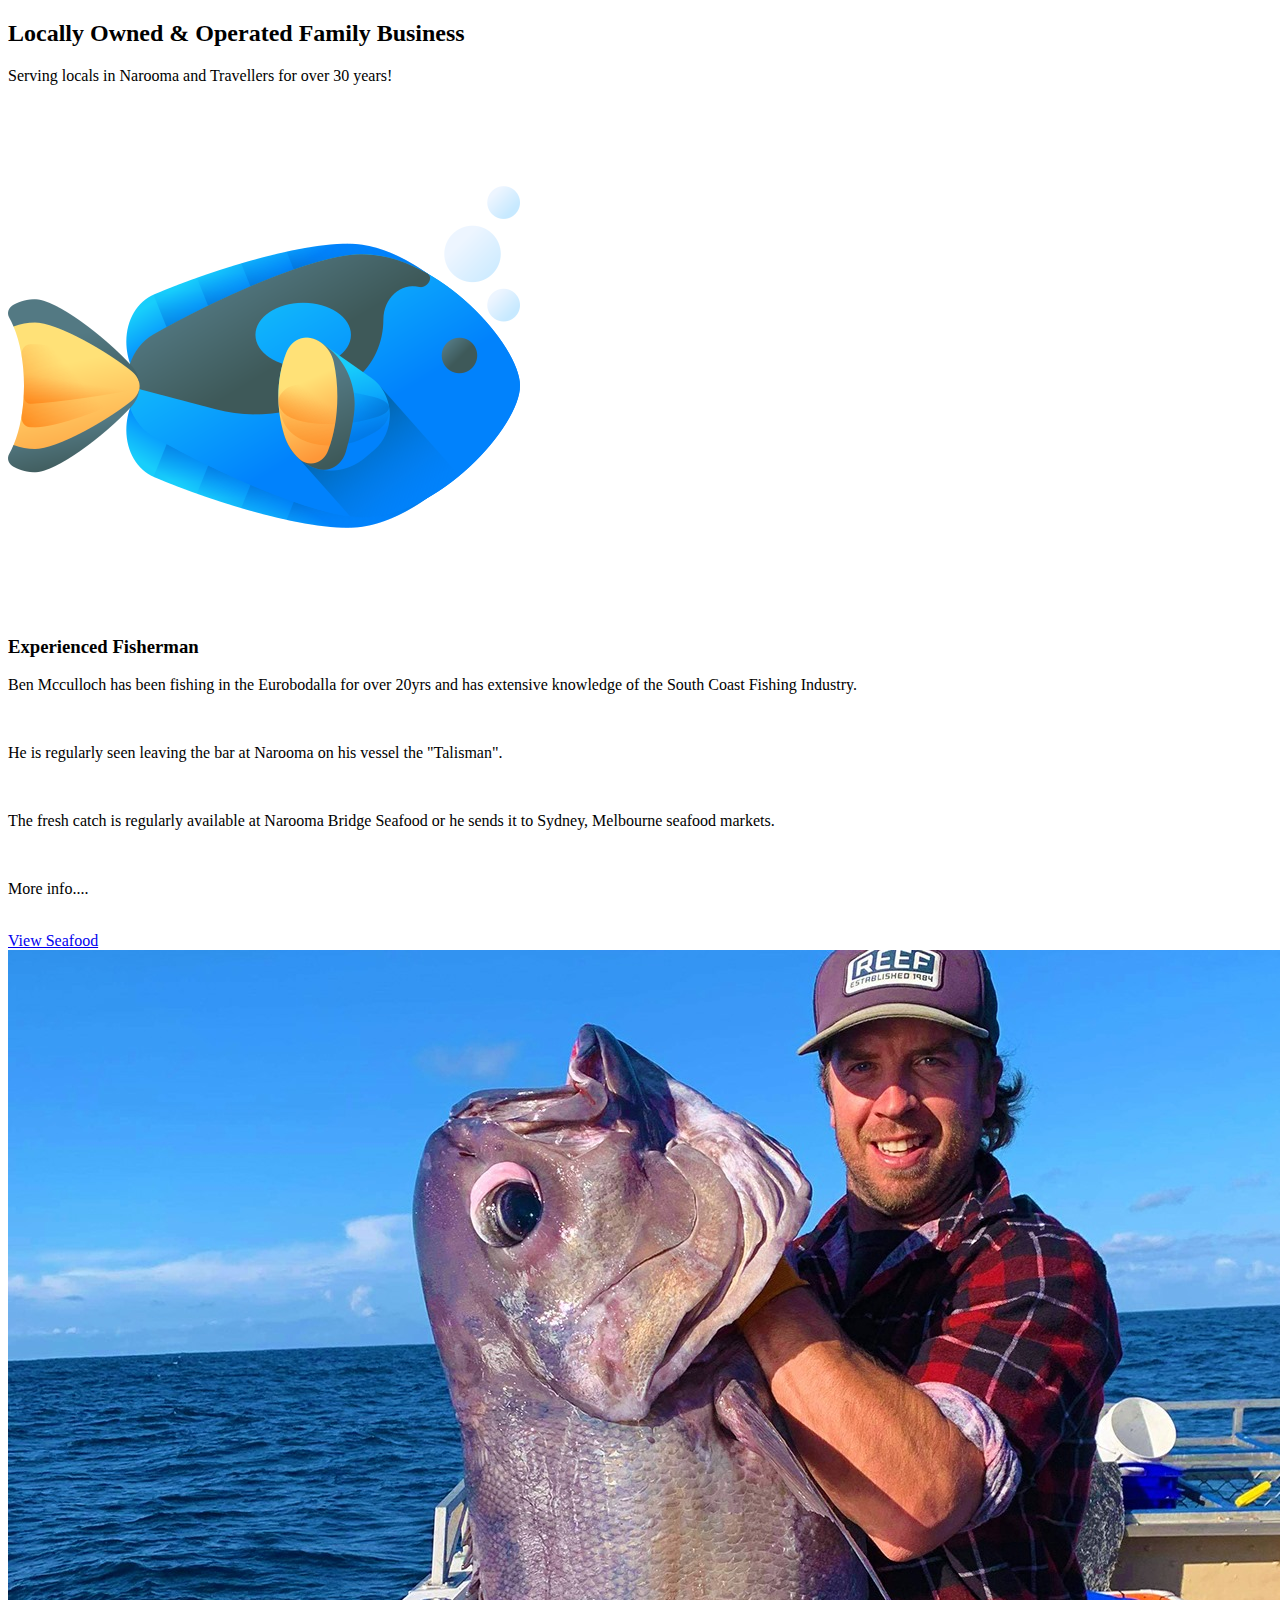
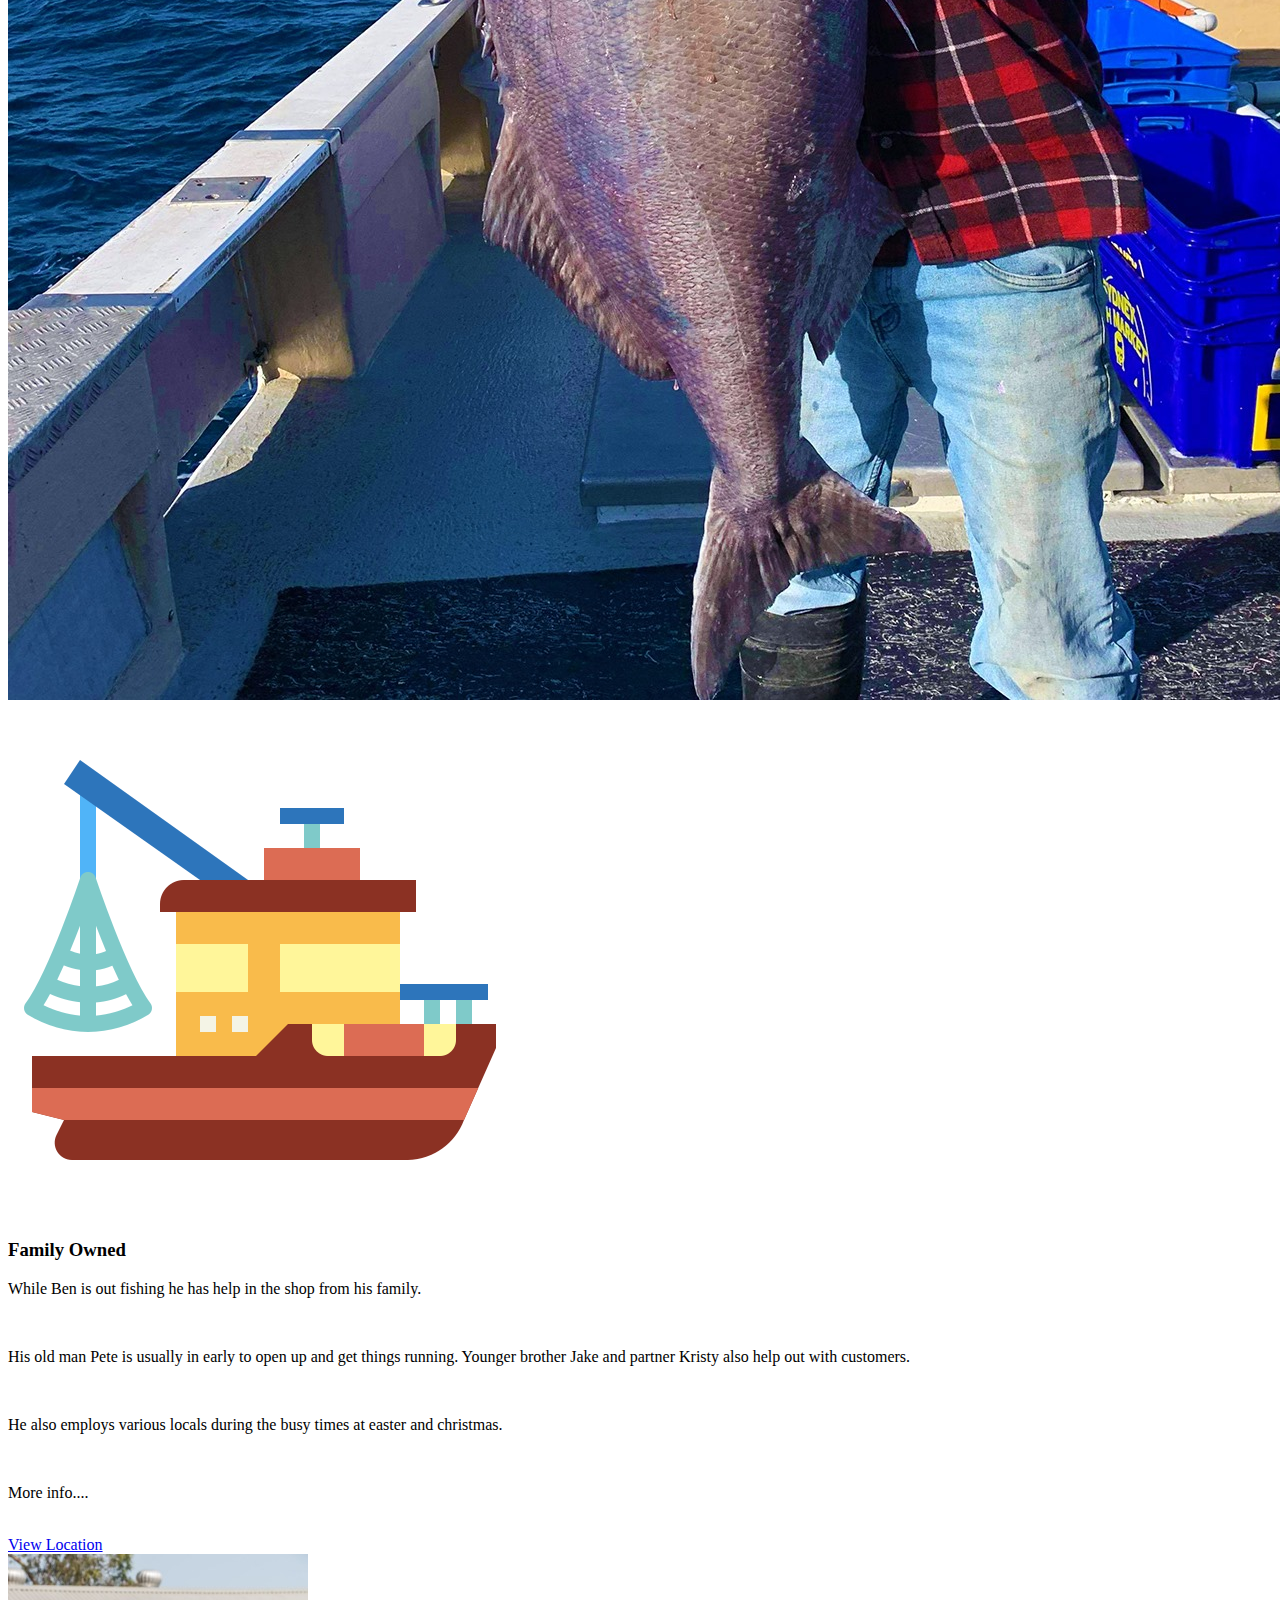
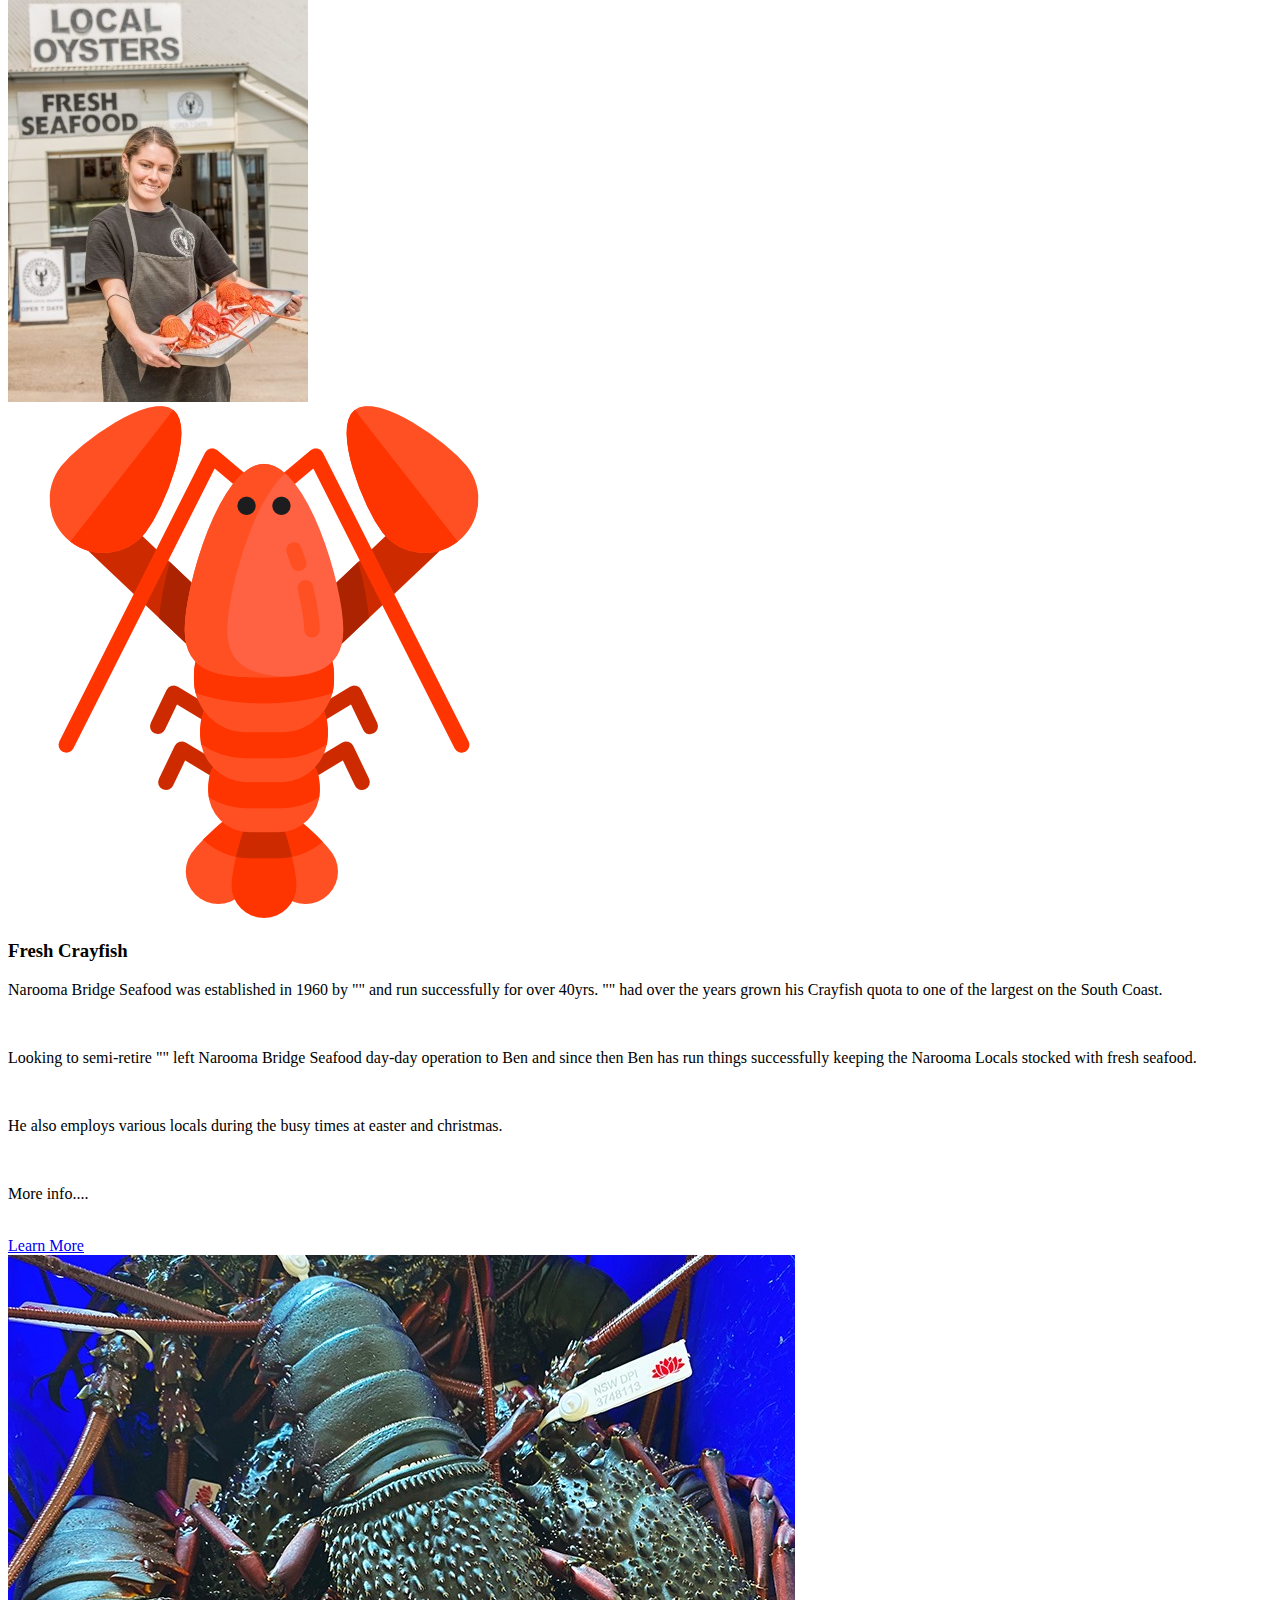
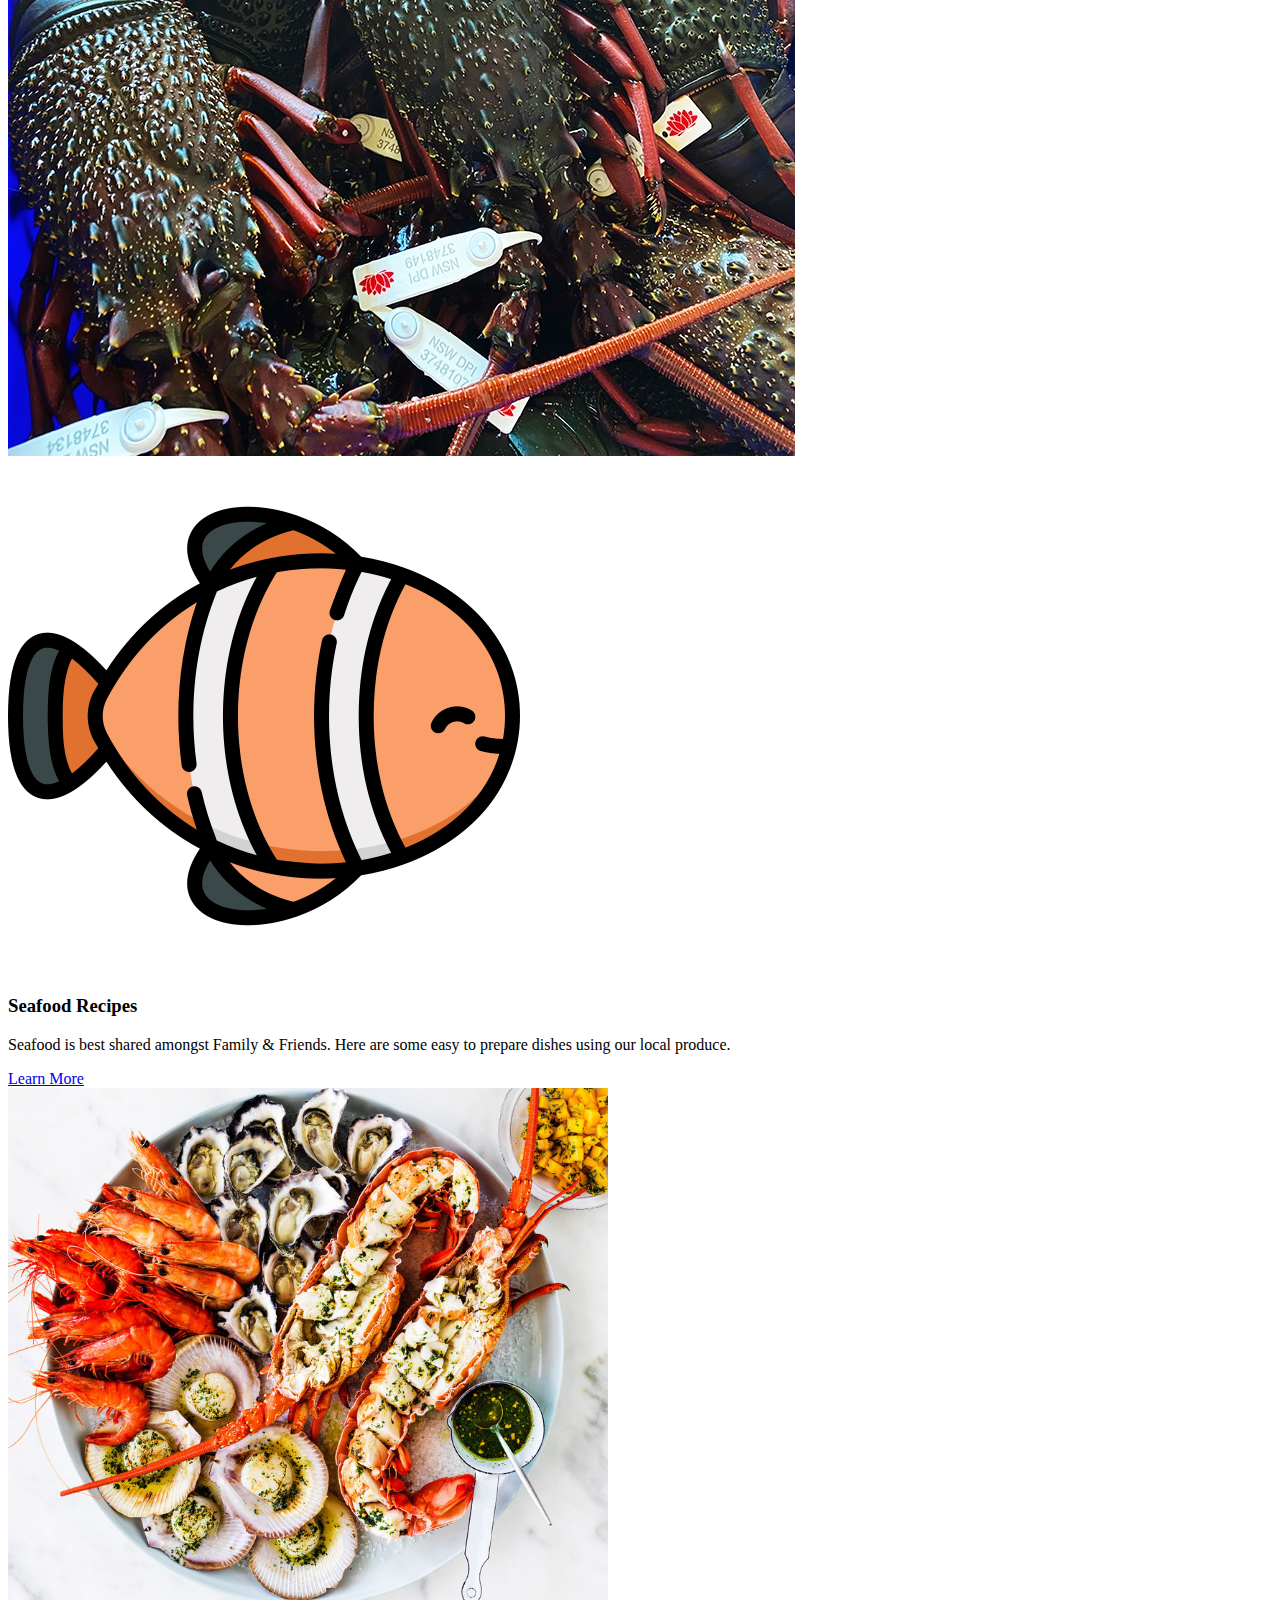
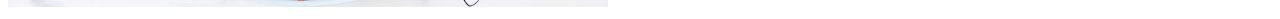
<file: test-file.html>
<!DOCTYPE html>

<section class="block container">
  <header class="block__header">
    <h2>Locally Owned & Operated Family Business</h2>
    <p>Serving locals in Narooma and Travellers for over 30 years!</p>
  </header>
  <article class="grid grid--1x2 feature">
    <div class="feature__content" data-aos="fade-right">
      <span class="icon-container">
        <picture class="icon icon--primary">
          <img src="images/fish.png" alt="" class="hero__image" />
        </picture>
      </span>
      <h3 class="feature__heading">Experienced Fisherman</h3>
      <p>
        Ben Mcculloch has been fishing in the Eurobodalla for over 20yrs and has
        extensive knowledge of the South Coast Fishing Industry.
      </p>
      <br />
      <p>
        He is regularly seen leaving the bar at Narooma on his vessel the
        "Talisman".
      </p>
      <br />
      <p>
        The fresh catch is regularly available at Narooma Bridge Seafood or he
        sends it to Sydney, Melbourne seafood markets.
      </p>
      <br />
      <p>More info....</p>
      <br />
      <a href="/narooma-bridge-seafood/fresh-seafood.html" class="link-arrow"
        >View Seafood</a
      >
    </div>
    <picture data-aos="zoom-in-left">
      <img class="feature__image" src="images/ben-fish.jpeg" alt="" />
    </picture>
  </article>
  <article class="grid grid--1x2 feature">
    <div class="feature__content" data-aos="fade-up">
      <span class="icon-container">
        <picture class="icon icon--primary">
          <img src="images/fishing-boat.png" alt="" class="hero__image" />
        </picture>
      </span>
      <h3 class="feature__heading">Family Owned</h3>
      <p>While Ben is out fishing he has help in the shop from his family.</p>
      <br />
      <p>
        His old man Pete is usually in early to open up and get things running.
        Younger brother Jake and partner Kristy also help out with customers.
      </p>
      <br />
      <p>
        He also employs various locals during the busy times at easter and
        christmas.
      </p>
      <br />
      <p>More info....</p>
      <br />
      <a href="/narooma-bridge-seafood/location.html" class="link-arrow"
        >View Location</a
      >
    </div>
    <picture>
      <!-- 
    <source
      type="image/webp"
      srcset="images/fast.webp 1x, images/fast@2x.webp 2x"
    />
    <source 
      type="image/jpg"
      srcset="images/fast.jpg 1x, images/fast@2x.jpg 2x"
    /> -->
      <img
        class="feature__image"
        src="images/kristy-shop-lobsters.jpeg"
        alt="Kristy Holding Lobsters at Narooma Bridge Seafood"
      />
    </picture>
  </article>
  <article class="grid grid--1x2 feature">
    <div class="feature__content" data-aos="fade-up">
      <span class="icon-container">
        <picture class="icon icon--primary">
          <img
            class="hero__image"
            src="images/lobster.png"
            alt="Eastern Rock Lobster Fresh"
          />
        </picture>
      </span>
      <h3 class="feature__heading">Fresh Crayfish</h3>
      <p>
        Narooma Bridge Seafood was established in 1960 by "" and run
        successfully for over 40yrs. "" had over the years grown his Crayfish
        quota to one of the largest on the South Coast.
      </p>
      <br />
      <p>
        Looking to semi-retire "" left Narooma Bridge Seafood day-day operation
        to Ben and since then Ben has run things successfully keeping the
        Narooma Locals stocked with fresh seafood.
      </p>
      <br />
      <p>
        He also employs various locals during the busy times at easter and
        christmas.
      </p>
      <br />
      <p>More info....</p>
      <br />
      <a href="#" class="link-arrow">Learn More</a>
    </div>
    <picture>
      <!-- 
    <source
      type="image/webp"
      srcset="images/fast.webp 1x, images/fast@2x.webp 2x"
    />
    <source 
      type="image/jpg"
      srcset="images/fast.jpg 1x, images/fast@2x.jpg 2x"
    /> -->
      <img
        class="feature__image"
        src="images/lobster-narooma-bridge-seafood.jpeg"
        alt="Eastern Rock Lobster"
      />
    </picture>
  </article>
  <article class="grid grid--1x2 feature">
    <div class="feature__content" data-aos="fade-left">
      <span class="icon-container">
        <picture class="icon icon--primary">
          <img class="hero__image" src="images/clown-fish.png" alt="" />
        </picture>
      </span>
      <h3 class="feature__heading">Seafood Recipes</h3>
      <p>
        Seafood is best shared amongst Family & Friends. Here are some easy to
        prepare dishes using our local produce.
      </p>
      <a href="#" class="link-arrow">Learn More</a>
    </div>
    <picture data-aos="fade-right">
      <!-- 
    <source
      type="image/webp"
      srcset="images/fast.webp 1x, images/fast@2x.webp 2x"
    />
    <source 
      type="image/jpg"
      srcset="images/fast.jpg 1x, images/fast@2x.jpg 2x"
    /> -->
      <img
        src="images/seafood-plate.png"
        alt="Seafood Plate"
        class="feature__image"
      />
    </picture>
  </article>
</section>
</file>
<file: css/style.css>
@import "./normalize.css";
:root {
  --color-primary: #010a26;
  --color-secondary: #3fa680;
  --color-accent: #85c8f2;
  --color-headings: #010a26;
  --color-body: #918ca4;
  --color-body-darker: #5c5577;
  --color-border: #ccc;
  --border-radius: 30px;
  --font-size-p-1: 10rem;
}
*,
*::after,
*::before {
  box-sizing: border-box;
}
::selection {
  background: var(--color-accent);
}
html {
  font-size: 62.5%;
  max-width: 100%;
  max-height: 100vh;
  overflow-x: hidden;
}
img {
  width: 100%;
}
body {
  font-family: Inter, Arial, Helvetica, sans-serif;
  color: var(--color-body);
  font-size: 1rem;
  line-height: 1.1;
  max-width: 100%;
  overflow: hidden;
}
h1,
h2,
h3 {
  color: var(--color-headings);
  margin-bottom: 1rem;
  line-height: 1.1;
}
h1 {
  font-size: 4rem;
}
h2 {
  font-size: 4rem;
}
h3 {
  font-size: 3rem;
  font-weight: 500;
  line-height: 1.3;
}
p {
  margin: 0;
  font-size: 1.5rem;
  padding: 0 1rem 0 1rem;
}
@media screen and (min-width: 768px) {
  body {
    font-size: 1.5rem;
  }
  h1 {
    font-size: 4rem;
  }
  h2 {
    font-size: 3rem;
  }
  h3 {
    font-size: 2rem;
  }
}
@media screen and (min-width: 1024px) {
  body {
    font-size: 1.8rem;
  }
  h1 {
    font-size: 8rem;
  }
  h2 {
    font-size: 4rem;
  }
  h3 {
    font-size: 2.4rem;
  }
  p {
    padding: 0 3rem 0 3rem;
  }
}
a {
  text-decoration: none;
  font-size: 1.5rem;
  color: var(--color-accent);
}
.link-arrow {
  color: var(--color-accent);
  text-transform: uppercase;
  font-size: 2rem;
  font-weight: bold;
}
.link-arrow::after {
  content: "-->";
  margin-left: 5px;
  transition: margin 0.2s;
}
.link-arrow:hover::after {
  margin-left: 10px;
}
@media screen and (min-width: 768px) {
  .link-arrow {
    font-size: 1.5rem;
  }
  a {
    text-decoration: none;
    font-size: 1.5rem;
  }
}
@media screen and (min-width: 1024px) {
  .link-arrow {
    font-size: 1.5rem;
  }
  a {
    text-decoration: none;
    font-size: 2rem;
  }
}
.badge {
  border-radius: 20px;
  font-size: 2rem;
  font-weight: 600;
  padding: 0.5rem 2rem;
  display: inline-block;
  margin-top: 2rem;
}
.badge--primary {
  background: var(--color-primary);
  color: white;
}
.badge--secondary {
  background: var(--color-secondary);
  color: white;
}
.badge--small {
  font-size: 1.6rem;
  padding: 0.5rem 1.5rem;
  margin-top: 1rem;
}
@media screen and (min-width: 1024px) {
  .badge {
    font-size: 1.5rem;
  }
  .badge--small {
    font-size: 1.2rem;
  }
}
.list {
  list-style: none;
  padding-left: 0;
}
.list--inline .list__item {
  display: inline-block;
}
.list--tick {
  list-style-image: url();
  padding-left: 3rem;
  color: var(--color-headings);
}
.list--showcase {
  color: var(--color-body);
  padding-left: 3rem;
}
.list--tick .list__item {
  padding-left: 0.5rem;
  margin-bottom: 1rem;
}
.list__space {
  padding: 0 1rem 1rem 1rem;
  font-size: 1.5rem;
}
.seafood__list {
  border-bottom: 1px solid var(--color-border);
  padding: 1rem 1rem 0 1rem;
}
.seafood__list:last-of-type {
  border-bottom: 1px transparent var(--color-border);
  padding: 1rem 1rem 0 1rem;
}
@media screen and (min-width: 1024px) {
  .list--tick .list__item {
    padding-left: 0;
  }
}
.icon {
  width: 40px;
  height: 40px;
}
.icon--small {
  width: 30px;
  height: 30px;
}
.icon--primary {
  fill: var(--color-primary);
}
.icon--white {
  color: rgba(214, 75, 75, 0);
}
.icon-container {
  width: 64px;
  height: 64px;
  border-radius: 100%;
  display: inline-flex;
  justify-content: center;
  align-items: center;
  padding-right: 2rem;
}
.icon-container--accent {
  background: var(--color-accent);
}
@media screen and (min-width: 768px) {
  .collapsible__chevron {
    display: none;
  }
}
.stars {
  margin: auto;
  position: relative;
  padding-left: 4.5rem;
}
.stars-size {
  width: 30px;
}
.btn {
  border-radius: 40px;
  border: 0;
  cursor: pointer;
  font-size: 1.8rem;
  font-weight: 600;
  margin: 1rem 0;
  outline: 0;
  padding: 2rem 3vw;
  text-align: center;
  text-transform: uppercase;
  white-space: nowrap;
  z-index: 99;
}
.btn .icon {
  width: 2rem;
  height: 2rem;
  margin-right: 1rem;
  vertical-align: middle;
}
.btn--primary {
  background: var(--color-secondary);
  color: white;
}
.btn--primary:hover {
  background: var(--color-secondary);
}
.btn--secondary {
  background: var(--color-secondary);
  color: white;
}
.btn--secondary:hover {
  background: var(--color-accent);
}
.btn--accent {
  background: var(--color-accent);
  color: white;
}
.btn--accent:hover {
  background: var(--color-secondary);
}
.btn--outline {
  background: white;
  color: var(--color-headings);
  border: 2px solid var(--color-headings);
}
.btn--outline:hover {
  background: var(--color-headings);
  color: white;
}
.btn--stretched {
  padding-left: 6rem;
  padding-right: 6rem;
}
.btn--block {
  width: 60%;
  display: inline-block;
}
.btn-link {
  position: relative;
  color: var(--color-primary);
  top: 90%;
  background-color: var(--color-secondary);
  padding: 2rem;
  border-radius: 10px 10px 0 0;
  text-align: center;
  font-weight: bold;
}
@media screen and (min-width: 1024px) {
  .btn {
    border-radius: 40px;
    border: 0;
    cursor: pointer;
    font-size: 1.5rem;
    font-weight: 600;
    margin: 1rem 0;
    outline: 0;
    padding: 2rem 3vw;
    text-align: center;
    text-transform: uppercase;
    white-space: nowrap;
  }
}
.input {
  border-radius: var(--border-radius);
  border: 1px solid var(--color-border);
  color: var(--color-headings);
  font-size: 2rem;
  outline: 0;
  padding: 1.5rem 3.5rem;
}
::placeholder {
  color: var(--color-border);
}
.input-group {
  border: 1px solid var(--color-border);
  border-radius: var(--border-radius);
  display: flex;
}
.input-group .input {
  border: 0;
  flex-grow: 1;
  padding: 1.5rem 2rem;
  width: 0;
}
.input-group .btn {
  margin: 4px;
}
@media screen and (min-width: 1024px) {
  .input {
    font-size: 1.5rem;
  }
}
.form-input {
  background-color: var(--color-accent);
  color: white;
  border: none;
  margin: auto;
  margin-top: 1rem;
  margin-bottom: 1rem;
  width: 180px;
  height: 50px;
  font-size: 1.5rem;
  box-shadow: 5px 5px 2px rgba(0, 0, 0, 0.151);
  padding: 0 2rem 0 2rem;
  border-radius: 30px;
}
.input-fields {
  border-radius: 5px;
  outline: none;
  border: none;
  padding-left: 1rem;
  height: 4rem;
  box-shadow: 5px 5px 2px rgba(0, 0, 0, 0.151);
  margin: 0 1rem 0 1rem;
}
.login-form {
  max-width: 1040px;
  margin: auto;
}
.align-form {
  background-color: var(--color-primary);
  box-shadow: 5px 5px 5px rgba(0, 0, 0, 0.349);
  margin: auto;
  border-radius: 10px;
  display: flex;
  flex-flow: wrap;
  align-items: center;
  justify-content: center;
  align-items: stretch;
  max-width: 1040px;
  padding: 2rem 5rem 2rem 5rem;
  min-width: 100px;
}
.fieldset input {
  margin-bottom: 1rem;
}
.form-text {
  padding-left: 4rem;
  margin: 2rem 0 2rem;
}
.email {
  border: 2px red;
  margin: auto;
  display: flex;
  align-items: stretch;
}
label {
  display: inline-block;
}
.card {
  border-radius: 7px;
  box-shadow: 0 0 20px 10px #d3d3d3;
  overflow: hidden;
}
.card__header,
.card__body {
  padding: 2rem 7%;
  background-size: cover;
}
.card__body {
  height: 35rem;
}
.card-1 {
  background-image: url(../images/narooma-oysters.webp);
  object-fit: fill;
}
.card-2 {
  background-image: url(../images/kingfish-fillet-close.webp);
}
.card-3 {
  background-image: url(../images/Eastern-Rock-Lobster-Cooked.webp);
}
.card--primary .card__header {
  background: var(--color-primary);
  color: white;
}
.card--secondary .card__header {
  background: var(--color-secondary);
  color: white;
}
.card--primary .badge--primary {
  background: var(--color-secondary);
}
.card--secondary .badge--secondary {
  background: var(--color-primary);
}
.plan {
  transition: transform 0.2s ease-out;
}
.plan__name {
  color: white;
  margin: 0;
  font-weight: 500;
  font-size: 2.4rem;
}
.plan__price {
  font-size: 3rem;
  padding-bottom: 5rem;
}
.plan__billing-cycle {
  font-size: 2.4rem;
  font-weight: 300;
  opacity: 0.8;
  margin-right: 1rem;
}
.plan__description {
  font-size: 2rem;
  font-weight: 300;
  letter-spacing: 1px;
  display: block;
  padding-top: 1rem;
}
.plan .list__item {
  margin-bottom: 2rem;
  font-size: 1.5rem;
}
.plan--popular .card__header {
  position: relative;
}
.plan--popular .card__header::before {
  content: url();
  width: 40px;
  display: none;
  position: absolute;
  top: -5px;
  right: -2%;
}
.plan:hover {
  transform: scale(1.05);
}
.plan--popular:hover {
  transform: scale(1.15);
}
@media screen and (min-width: 1024px) {
  .plan--popular {
    transform: scale(1.1);
  }
  .plan__name {
    font-size: 1.4rem;
  }
  .plan__price {
    font-size: 5rem;
  }
  .plan__billing-cycle {
    font-size: 1.6rem;
  }
  .plan__description {
    font-size: 1.7rem;
  }
}
.media {
  display: flex;
  margin-bottom: 4rem;
}
.media:first-of-type {
  margin-top: 3rem;
}
.media__title {
  margin-top: 0;
}
.media__body {
  margin: 0 2rem;
}
.media__image {
  margin-top: 1rem;
}
.quote {
  font-size: 1.5rem;
  font-style: italic;
  color: var(--color-body-darker);
  line-height: 1.3rem;
  padding-top: 2rem;
  margin: 0.5rem;
}
.quote__text {
  line-height: 1.3;
}
.quote__text::before {
  content: open-quote;
}
.quote__text::after {
  content: close-quote;
}
.quote__author {
  font-size: 3rem;
  font-weight: 500;
  font-style: normal;
  margin-bottom: 0;
}
.quote__organization {
  color: var(--color-secondary);
  font-size: 1.5rem;
  font-style: normal;
  cursor: pointer;
}
.quote__organization:hover {
  cursor: pointer;
  color: var(--color-accent);
}
.quote__line {
  position: relative;
  bottom: 10px;
}
@media screen and (min-width: 1024px) {
  .quote {
    font-size: 3rem;
  }
  .quote__author {
    font-size: 2.4rem;
  }
  .quote__organization {
    font-size: 1.6rem;
  }
}
.grid {
  display: grid;
}
@media screen and (min-width: 768px) {
  .grid--1x2 {
    grid-template-columns: repeat(2, 1fr);
  }
}
@media screen and (min-width: 1024px) {
  .grid--1x3 {
    grid-template-columns: repeat(3, 1fr);
  }
}
.testimonial {
  padding: 3rem;
}
.testimonial__image {
  position: relative;
  margin: 0 3rem;
  max-width: 600px;
}
.testimonial__image > .icon-container {
  position: absolute;
  top: 3rem;
  right: -32px;
}
@media screen and (min-width: 768px) {
  .testimonial__image {
    margin: 0;
  }
  .testimonial .quote {
    margin-left: 6rem;
    font-size: 120%;
    line-height: 1.5;
  }
}
.callout {
  padding: 4rem;
  border-radius: 5px;
  box-shadow: 5px 5px 5px rgba(0, 0, 0, 0.349);
}
.callout-signup {
  transform: translateY(11rem);
}
.callout--primary {
  background: var(--color-primary);
  color: white;
}
.callout__heading {
  color: white;
  margin-top: 0;
  font-size: 3rem;
}
.callout .btn {
  justify-self: center;
  align-self: center;
}
.callout__content {
  text-align: center;
  padding-bottom: 2rem;
}
@media screen and (min-width: 768px) {
  .callout .grid--1x2 {
    grid-template-columns: 1fr auto;
  }
  .callout__content {
    text-align: left;
  }
  .callout .btn {
    justify-self: start;
    margin: 0 2rem;
  }
}
.collapsible__header {
  display: flex;
  justify-content: space-between;
  cursor: pointer;
}
.collapsible__chevron {
  transform: rotate(-45deg);
  transition: transform 0.3s;
}
.collapsible__content {
  max-height: 0;
  overflow: hidden;
  opacity: 0;
  transition: all 0.3s;
}
.collapsible--expanded .collapsible__chevron {
  transform: rotate(0);
}
.collapsible--expanded .collapsible__content {
  max-height: 100%;
  opacity: 1;
}
.block {
  --padding-vertical: 2rem;
  padding: var(--padding-vertical) 2rem;
}
.block__header {
  text-align: center;
  margin: 1rem;
  padding-bottom: 4rem;
}
.block__heading {
  margin-top: 0rem;
}
.block--dark {
  background: rgba(255, 255, 255, 0);
  color: #7b858b;
}
.block--dark h1,
.block--dark h2,
.block--dark h3 {
  color: rgb(87, 87, 87);
}
.block--skewed-right {
  clip-path: polygon(0% 0%, 100% 0%, 100% 100%, 0% 95%);
  padding-bottom: calc(var(--padding-vertical)+4rem);
}
.block--skewed-left {
  clip-path: polygon(0% 0%, 100% 0%, 100% 95%, 0% 100%);
  padding-bottom: calc(var(--padding-vertical)+4rem);
}
.container {
  max-width: 1140px;
  margin: 0 auto;
  margin-bottom: 3rem;
}
@media screen and (min-width: 375px) {
  .block__header {
    text-align: center;
    margin: 1rem 4rem 1rem 4rem;
  }
}
@media screen and (min-width: 768px) {
  .block__header {
    text-align: center;
    margin: 4rem 2rem 1rem 2rem;
    padding-bottom: 0;
    padding-top: 4rem;
  }
  .container {
    padding-top: 6rem;
  }
}
.nav {
  background: rgba(255, 255, 255, 0);
  display: flex;
  justify-content: space-between;
  flex-wrap: wrap;
  padding: 1rem;
  align-items: center;
}
.nav__list {
  width: 100%;
  margin: 0;
}
.nav__item {
  padding: 0.5rem 2rem;
  border-bottom: 1px solid var(--color-border);
  text-align: center;
  background-color: rgb(255, 255, 255);
}
.nav__item:first-of-type {
  padding-top: 2rem;
}
.nav__item:last-of-type {
  border-bottom: none;
}
.nav__item > a {
  color: var(--color-accent);
  transition: 0.3s;
  cursor: pointer;
}
.nav__item > a:hover {
  color: var(--color-secondary);
}
.a {
  text-decoration: none;
  font-size: 1.5rem;
  font-weight: bold;
  color: (var(--color-secondary));
}
.nav__toggler {
  opacity: 0.5;
  transition: box-shadow 0.15s;
  cursor: pointer;
}
.nav.collapsible--expanded .nav__toggler {
  opacity: 1;
  box-shadow: 0 0 0 3px rgb(29, 241, 231);
  border-radius: 5px;
}
.nav__brand {
  transform: translateY(5px);
  width: 100px;
  color: #5c5577;
}
@media screen and (min-width: 768px) {
  .nav {
    background: rgb(255, 255, 255);
    display: flex;
    justify-content: space-between;
    flex-wrap: wrap;
    padding: 1rem;
    padding-right: 6rem;
    align-items: center;
  }
  .nav__toggler {
    display: none;
  }
  .nav__list {
    width: auto;
    display: flex;
    font-size: 1.6rem;
    max-height: 100%;
    opacity: 1;
  }
  .nav__item {
    border: 0;
  }
  .nav__item > a:hover {
    color: var(--color-secondary);
  }
  .a {
    text-decoration: none;
    font-size: 2rem;
    font-weight: bold;
    color: (var(--color-secondary));
  }
  .a:hover {
    color: (var(--color-secondary));
  }
  .nav__item:first-of-type {
    padding-top: 0.5rem;
  }
  .nav__brand {
    transform: translateY(5px);
    width: 100px;
    height: 100px;
    color: #5c5577;
    margin-left: 2rem;
  }
}
.hero__tagline {
  font-size: 2rem;
  color: #b9c3cf;
  letter-spacing: 1px;
  margin: 2rem 0 5rem;
}
.hero__image {
  padding-top: 2rem;
  max-width: 600px;
}
@media screen and (min-width: 768px) {
  .hero__content {
    text-align: left;
    align-self: center;
    margin-left: 3rem;
    padding-top: 0;
  }
}
@media screen and (min-width: 1024px) {
  .hero {
    padding-top: 0;
  }
}
.block-domain {
  margin: 4rem auto;
}
.block-domain .input-group {
  box-shadow: 0 0 30px 20px #e6ebee;
  border: 0;
  margin: 4rem auto;
  max-width: 620px;
}
.block-domain__prices {
  color: var(--color-headings);
  display: grid;
  grid-template-columns: repeat(2, 1fr);
  grid-template-rows: repeat(2, 6rem);
  font-size: 2rem;
  font-weight: 600;
  justify-items: center;
  max-width: 700px;
  margin: 0 auto;
}
@media screen and (min-width: 768px) {
  .block-domain__prices {
    grid-template-columns: repeat(auto-fit, minmax(10rem, 1fr));
  }
  .block-domain {
    margin: 4rem auto;
    padding-bottom: 8rem;
  }
}
.block-plans .grid {
  gap: 8rem 4rem;
}
.block-plans .card {
  max-width: 500px;
  margin: 3rem auto;
}
.feature {
  gap: 4rem 2rem;
}
.feature:first-of-type {
  margin-top: 6rem;
}
.feature__heading {
  margin: 1rem 0;
}
.feature__content {
  padding: 3rem;
}
.feature__image {
  max-width: 550px;
}
@media screen and (min-width: 768px) {
  .feature:nth-of-type(even) .feature__content {
    order: 2;
  }
}
@media screen and (min-width: 768px) {
  .block-showcase .grid {
    grid-template-columns: 50% 50%;
  }
  .block-showcase__image {
    justify-self: end;
  }
  .block-showcase__image > img {
    width: auto;
    max-width: 700px;
  }
}
.footer {
  background: #fff;
  padding-top: 15rem;
  margin-bottom: 3rem;
}
.footer a {
  color: var(--color-body);
  transition: color 0.3s;
}
.footer a:hover {
  color: var(--color-secondary);
}
.footer__section {
  border-bottom: 1px solid #393939;
}
.footer__section .list {
  margin: 0;
}
.footer__heading {
  text-transform: uppercase;
  font-weight: 600;
  font-size: 1.5rem;
  line-height: 1.5;
  color: var(--color-accent);
  padding: 1rem;
  align-self: center;
}
.footer__brand {
  margin-top: 5rem;
  text-align: center;
}
.footer__brand img {
  width: 100px;
  height: 100px;
}
.footer__copyright {
  font-size: 2.1rem;
  color: rgb(90, 90, 90);
  opacity: 0.3;
  padding: 1rem;
  margin: 1rem;
}
.footer__copyright {
  font-size: 1.5rem;
}
.seafood__menu {
  padding-top: 2rem;
}
.menu-space {
  padding-bottom: 2rem;
}
.menu-header {
  font-size: 4rem;
  color: var(--color-headings);
  margin-bottom: 1rem;
  line-height: 1.1;
  font-weight: bold;
}
.product-heading {
  font-size: 2.5rem;
  color: var(--color-headings);
  margin-bottom: 1rem;
  line-height: 1.1;
  font-weight: bold;
}
.recipe-heading {
  font-size: 2.5rem;
  color: var(--color-headings);
  margin-bottom: 1rem;
  line-height: 1.1;
  font-weight: bold;
}
@media screen and (min-width: 768px) {
  .footer {
    font-size: 1.5rem;
    padding-bottom: 3rem;
  }
  .footer__sections {
    grid-template-columns: repeat(auto-fit, minmax(10rem, 1fr));
    padding-bottom: 15rem;
  }
  .seafood__menu {
    display: none;
  }
  .footer .conatiner {
    margin-bottom: -4rem;
  }
  .footer .collapsible__chevron {
    display: none;
  }
  .footer .collapsable__content {
    opacity: 1;
    max-height: 100%;
  }
  .footer__brand {
    order: -1;
    margin-top: 1rem;
  }
  .footer__copyright {
    font-size: 1.5rem;
  }
  .footer__section {
    border: 0;
  }
  .footer__heading {
    padding-left: 1.6rem;
    color: var(--color-accent);
  }
  .footer__heading:hover {
    color: var(--color-secondary);
    transition: color 1s;
  }
}
.video {
  position: relative;
  width: 100%;
  padding-bottom: 56.25%;
  height: 0;
  margin: auto;
  padding-right: 3rem;
}
.video iframe {
  position: absolute;
  top: 0;
  left: 0;
  width: 100%;
  height: 100%;
}
iframe {
  border: none;
  display: flex;
  margin: auto;
  padding-right: 2rem;
  padding-left: 2rem;
  padding-bottom: 2rem;
  width: 280px;
}
@media screen and (min-width: 768px) {
  iframe {
    width: 400px;
    height: 400px;
  }
}
.popup {
  position: relative;
  display: inline-block;
  cursor: pointer;
  padding: 1rem;
  color: var(--color-secondary);
}
.popup:hover {
  color: var(--color-accent);
}
.menu ul,
.menu input,
.menu .closer,
.menu input:checked ~ .opener {
  display: none;
}
.menu input:checked ~ ul,
.menu input:checked ~ .closer {
  display: block;
}
.menu {
  list-style: none;
  font-weight: bold;
  color: var(--color-secondary);
}
.menu-list {
  list-style: none;
  padding-left: 2rem;
  line-height: 1.3;
}
.menu-list-item:hover {
  color: var(--color-secondary);
}
.close {
  list-style: none;
}
.faq {
  border-bottom: 1px solid var(--color-border);
  padding-bottom: 1rem;
}
.top-link {
  transition: all 0.25s ease-in-out;
  position: fixed;
  bottom: 0;
  right: 0;
  display: inline-flex;
  cursor: pointer;
  align-items: center;
  justify-content: center;
  margin: 0 2em 2em 0;
  border-radius: 50%;
  padding: 0.25em;
  width: 60px;
  height: 60px;
  background-color: #f8f8f8;
}
.show {
  visibility: visible;
  opacity: 1;
}
.hide {
  visibility: hidden;
  opacity: 0;
}
.top-link:hover {
  background-color: var(--color-primary);
}
svg {
  fill: var(--color-accent);
  width: 24px;
  height: 12px;
}
.screen-reader-text {
  position: absolute;
  clip-path: inset(50%);
  margin: -1px;
  border: 0;
  padding: 0;
  width: 1px;
  height: 1px;
  overflow: hidden;
  word-wrap: normal !important;
  clip: rect(1px, 1px, 1px, 1px);
}
.map {
  padding: 3rem 3rem 3rem 3rem;
}
.google-map {
  padding-top: 6rem;
}
.social-main {
  display: inline-block;
  max-width: 10rem;
  padding: 2rem;
}
</file>
